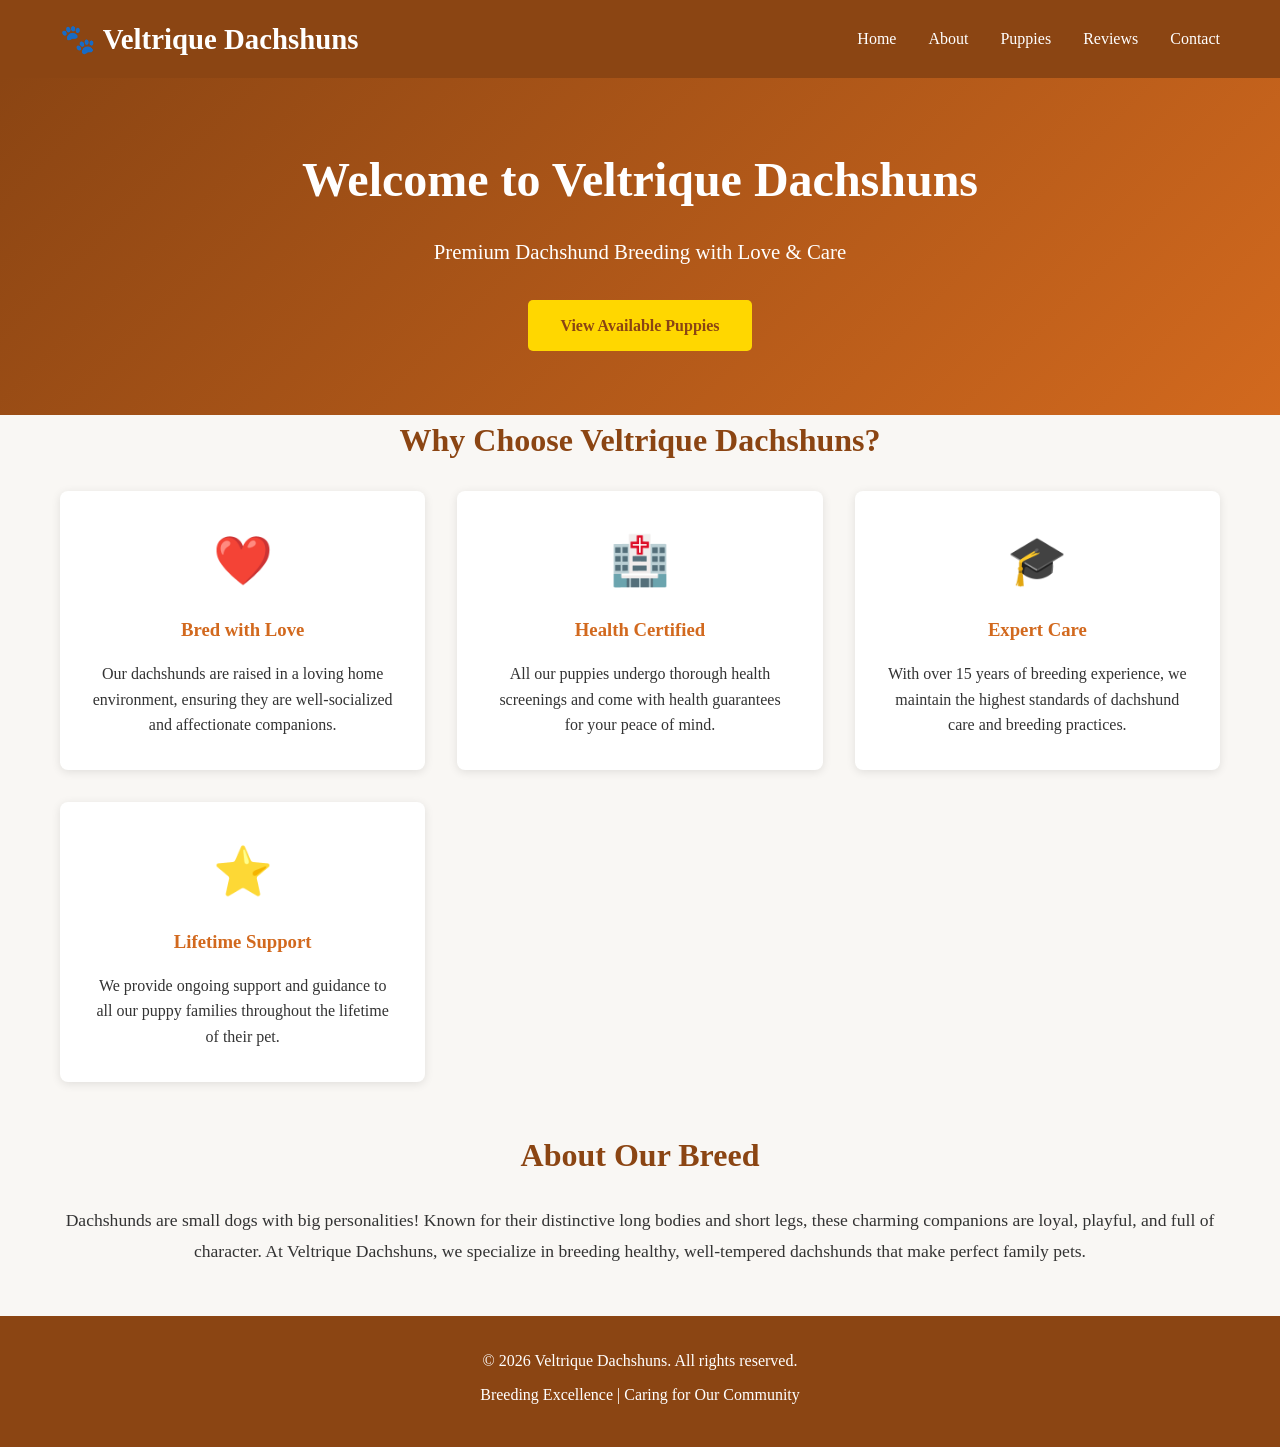
<file: index.html>
<!DOCTYPE html>
<html lang="en">
<head>
    <meta charset="UTF-8">
    <meta name="viewport" content="width=device-width, initial-scale=1.0">
    <title>Veltrique Dachshuns - Premium Dachshund Breeder</title>
    <style>
        * {
            margin: 0;
            padding: 0;
            box-sizing: border-box;
        }
        
        body {
            font-family: 'Georgia', serif;
            line-height: 1.6;
            color: #333;
            background-color: #f9f7f4;
        }
        
        header {
            background-color: #8b4513;
            color: white;
            padding: 1rem 0;
            box-shadow: 0 2px 5px rgba(0,0,0,0.1);
        }
        
        .header-container {
            max-width: 1200px;
            margin: 0 auto;
            padding: 0 20px;
            display: flex;
            justify-content: space-between;
            align-items: center;
        }
        
        .logo {
            font-size: 1.8rem;
            font-weight: bold;
        }
        
        nav ul {
            display: flex;
            list-style: none;
            gap: 2rem;
        }
        
        nav a {
            color: white;
            text-decoration: none;
            transition: color 0.3s;
        }
        
        nav a:hover {
            color: #ffd700;
        }
        
        .container {
            max-width: 1200px;
            margin: 0 auto;
            padding: 0 20px;
        }
        
        .hero {
            background: linear-gradient(135deg, #8b4513 0%, #d2691e 100%);
            color: white;
            padding: 4rem 0;
            text-align: center;
        }
        
        .hero h1 {
            font-size: 3rem;
            margin-bottom: 1rem;
        }
        
        .hero p {
            font-size: 1.3rem;
            margin-bottom: 2rem;
        }
        
        .cta-button {
            display: inline-block;
            background-color: #ffd700;
            color: #8b4513;
            padding: 0.8rem 2rem;
            text-decoration: none;
            border-radius: 5px;
            font-weight: bold;
            transition: background-color 0.3s;
        }
        
        .cta-button:hover {
            background-color: #ffed4e;
        }
        
        main {
            padding: 3rem 0;
        }
        
        .section {
            margin-bottom: 3rem;
        }
        
        .section h2 {
            color: #8b4513;
            font-size: 2rem;
            margin-bottom: 1.5rem;
            text-align: center;
        }
        
        .features {
            display: grid;
            grid-template-columns: repeat(auto-fit, minmax(280px, 1fr));
            gap: 2rem;
        }
        
        .feature-card {
            background: white;
            padding: 2rem;
            border-radius: 8px;
            box-shadow: 0 2px 10px rgba(0,0,0,0.1);
            text-align: center;
        }
        
        .feature-card h3 {
            color: #d2691e;
            margin-bottom: 1rem;
        }
        
        .feature-icon {
            font-size: 3rem;
            margin-bottom: 1rem;
        }
        
        footer {
            background-color: #8b4513;
            color: white;
            text-align: center;
            padding: 2rem 0;
            margin-top: 3rem;
        }
        
        footer p {
            margin-bottom: 0.5rem;
        }
    </style>
</head>
<body>
    <header>
        <div class="header-container">
            <div class="logo">🐾 Veltrique Dachshuns</div>
            <nav>
                <ul>
                    <li><a href="index.html">Home</a></li>
                    <li><a href="about.html">About</a></li>
                    <li><a href="puppies.html">Puppies</a></li>
                    <li><a href="reviews.html">Reviews</a></li>
                    <li><a href="contact.html">Contact</a></li>
                </ul>
            </nav>
        </div>
    </header>

    <section class="hero">
        <div class="container">
            <h1>Welcome to Veltrique Dachshuns</h1>
            <p>Premium Dachshund Breeding with Love & Care</p>
            <a href="puppies.html" class="cta-button">View Available Puppies</a>
        </div>
    </section>

    <main class="container">
        <section class="section">
            <h2>Why Choose Veltrique Dachshuns?</h2>
            <div class="features">
                <div class="feature-card">
                    <div class="feature-icon">❤️</div>
                    <h3>Bred with Love</h3>
                    <p>Our dachshunds are raised in a loving home environment, ensuring they are well-socialized and affectionate companions.</p>
                </div>
                <div class="feature-card">
                    <div class="feature-icon">🏥</div>
                    <h3>Health Certified</h3>
                    <p>All our puppies undergo thorough health screenings and come with health guarantees for your peace of mind.</p>
                </div>
                <div class="feature-card">
                    <div class="feature-icon">🎓</div>
                    <h3>Expert Care</h3>
                    <p>With over 15 years of breeding experience, we maintain the highest standards of dachshund care and breeding practices.</p>
                </div>
                <div class="feature-card">
                    <div class="feature-icon">⭐</div>
                    <h3>Lifetime Support</h3>
                    <p>We provide ongoing support and guidance to all our puppy families throughout the lifetime of their pet.</p>
                </div>
            </div>
        </section>

        <section class="section">
            <h2>About Our Breed</h2>
            <p style="text-align: center; font-size: 1.1rem; line-height: 1.8;">
                Dachshunds are small dogs with big personalities! Known for their distinctive long bodies and short legs, these charming companions are loyal, playful, and full of character. At Veltrique Dachshuns, we specialize in breeding healthy, well-tempered dachshunds that make perfect family pets.
            </p>
        </section>
    </main>

    <footer>
        <p>&copy; 2026 Veltrique Dachshuns. All rights reserved.</p>
        <p>Breeding Excellence | Caring for Our Community</p>
    </footer>
</body>
</html>
</file>
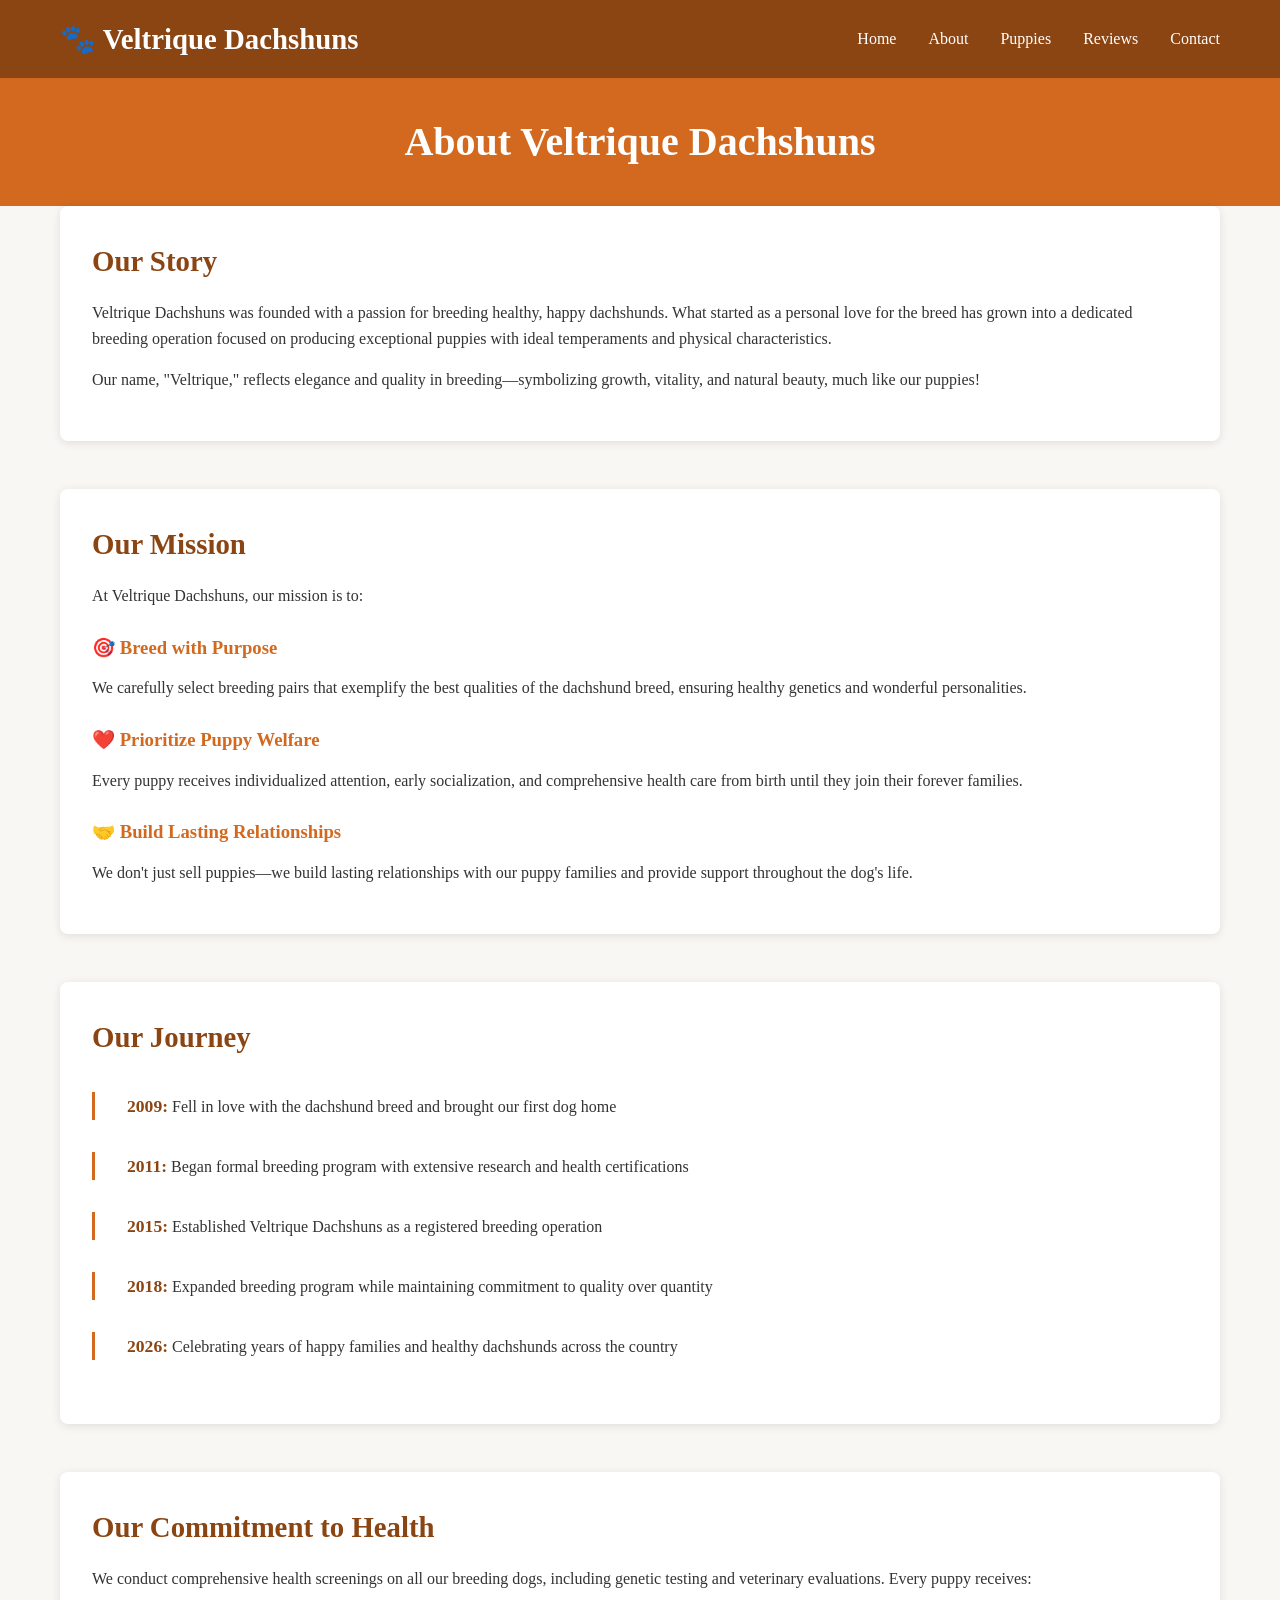
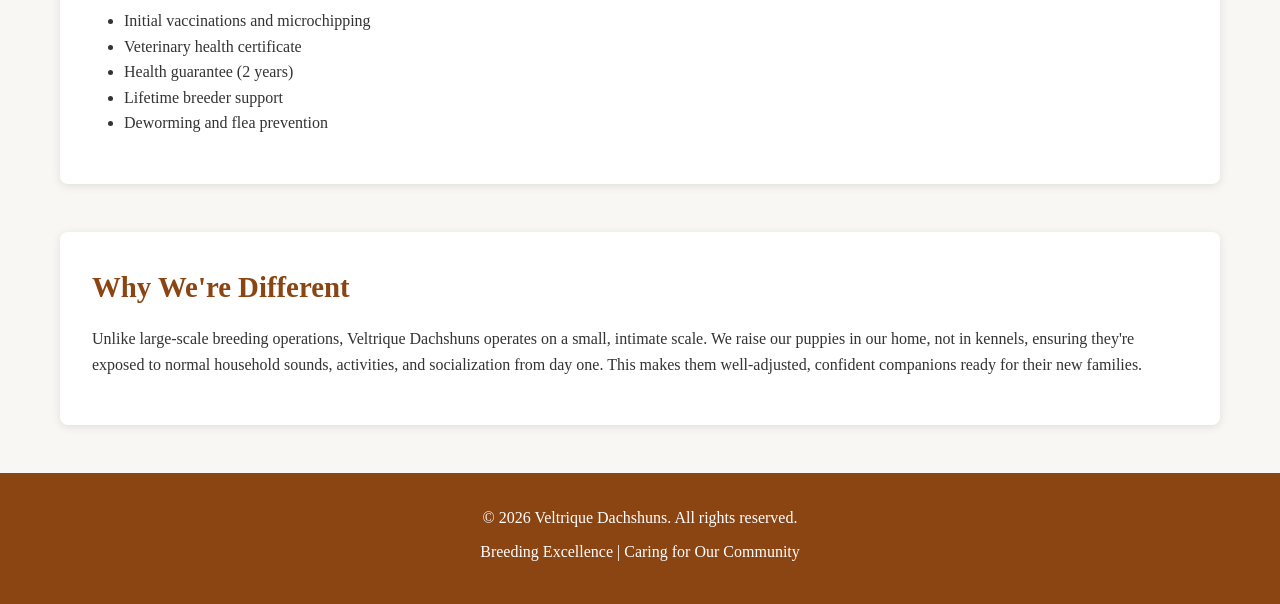
<file: about.html>
<!DOCTYPE html>
<html lang="en">
<head>
    <meta charset="UTF-8">
    <meta name="viewport" content="width=device-width, initial-scale=1.0">
    <title>About Us - Veltrique Dachshuns</title>
    <style>
        * {
            margin: 0;
            padding: 0;
            box-sizing: border-box;
        }
        
        body {
            font-family: 'Georgia', serif;
            line-height: 1.6;
            color: #333;
            background-color: #f9f7f4;
        }
        
        header {
            background-color: #8b4513;
            color: white;
            padding: 1rem 0;
            box-shadow: 0 2px 5px rgba(0,0,0,0.1);
        }
        
        .header-container {
            max-width: 1200px;
            margin: 0 auto;
            padding: 0 20px;
            display: flex;
            justify-content: space-between;
            align-items: center;
        }
        
        .logo {
            font-size: 1.8rem;
            font-weight: bold;
        }
        
        nav ul {
            display: flex;
            list-style: none;
            gap: 2rem;
        }
        
        nav a {
            color: white;
            text-decoration: none;
            transition: color 0.3s;
        }
        
        nav a:hover {
            color: #ffd700;
        }
        
        .container {
            max-width: 1200px;
            margin: 0 auto;
            padding: 0 20px;
        }
        
        .page-title {
            background-color: #d2691e;
            color: white;
            padding: 2rem 0;
            text-align: center;
        }
        
        .page-title h1 {
            font-size: 2.5rem;
        }
        
        main {
            padding: 3rem 0;
        }
        
        .section {
            margin-bottom: 3rem;
            background: white;
            padding: 2rem;
            border-radius: 8px;
            box-shadow: 0 2px 10px rgba(0,0,0,0.1);
        }
        
        h2 {
            color: #8b4513;
            font-size: 1.8rem;
            margin-bottom: 1rem;
        }
        
        h3 {
            color: #d2691e;
            margin-top: 1.5rem;
            margin-bottom: 0.8rem;
        }
        
        p {
            margin-bottom: 1rem;
        }
        
        .timeline {
            margin: 2rem 0;
        }
        
        .timeline-item {
            margin-bottom: 2rem;
            padding-left: 2rem;
            border-left: 3px solid #d2691e;
        }
        
        .timeline-item strong {
            color: #8b4513;
            font-size: 1.1rem;
        }
        
        footer {
            background-color: #8b4513;
            color: white;
            text-align: center;
            padding: 2rem 0;
            margin-top: 3rem;
        }
        
        footer p {
            margin-bottom: 0.5rem;
        }
    </style>
</head>
<body>
    <header>
        <div class="header-container">
            <div class="logo">🐾 Veltrique Dachshuns</div>
            <nav>
                <ul>
                    <li><a href="index.html">Home</a></li>
                    <li><a href="about.html">About</a></li>
                    <li><a href="puppies.html">Puppies</a></li>
                    <li><a href="reviews.html">Reviews</a></li>
                    <li><a href="contact.html">Contact</a></li>
                </ul>
            </nav>
        </div>
    </header>

    <section class="page-title">
        <div class="container">
            <h1>About Veltrique Dachshuns</h1>
        </div>
    </section>

    <main class="container">
        <section class="section">
            <h2>Our Story</h2>
            <p>
                Veltrique Dachshuns was founded with a passion for breeding healthy, happy dachshunds. What started as a personal love for the breed has grown into a dedicated breeding operation focused on producing exceptional puppies with ideal temperaments and physical characteristics.
            </p>
            <p>
                Our name, "Veltrique," reflects elegance and quality in breeding—symbolizing growth, vitality, and natural beauty, much like our puppies!
            </p>
        </section>

        <section class="section">
            <h2>Our Mission</h2>
            <p>
                At Veltrique Dachshuns, our mission is to:
            </p>
            <h3>🎯 Breed with Purpose</h3>
            <p>We carefully select breeding pairs that exemplify the best qualities of the dachshund breed, ensuring healthy genetics and wonderful personalities.</p>
            
            <h3>❤️ Prioritize Puppy Welfare</h3>
            <p>Every puppy receives individualized attention, early socialization, and comprehensive health care from birth until they join their forever families.</p>
            
            <h3>🤝 Build Lasting Relationships</h3>
            <p>We don't just sell puppies—we build lasting relationships with our puppy families and provide support throughout the dog's life.</p>
        </section>

        <section class="section">
            <h2>Our Journey</h2>
            <div class="timeline">
                <div class="timeline-item">
                    <strong>2009:</strong> Fell in love with the dachshund breed and brought our first dog home
                </div>
                <div class="timeline-item">
                    <strong>2011:</strong> Began formal breeding program with extensive research and health certifications
                </div>
                <div class="timeline-item">
                    <strong>2015:</strong> Established Veltrique Dachshuns as a registered breeding operation
                </div>
                <div class="timeline-item">
                    <strong>2018:</strong> Expanded breeding program while maintaining commitment to quality over quantity
                </div>
                <div class="timeline-item">
                    <strong>2026:</strong> Celebrating years of happy families and healthy dachshunds across the country
                </div>
            </div>
        </section>

        <section class="section">
            <h2>Our Commitment to Health</h2>
            <p>
                We conduct comprehensive health screenings on all our breeding dogs, including genetic testing and veterinary evaluations. Every puppy receives:
            </p>
            <ul style="margin-left: 2rem; margin-bottom: 1rem;">
                <li>Initial vaccinations and microchipping</li>
                <li>Veterinary health certificate</li>
                <li>Health guarantee (2 years)</li>
                <li>Lifetime breeder support</li>
                <li>Deworming and flea prevention</li>
            </ul>
        </section>

        <section class="section">
            <h2>Why We're Different</h2>
            <p>
                Unlike large-scale breeding operations, Veltrique Dachshuns operates on a small, intimate scale. We raise our puppies in our home, not in kennels, ensuring they're exposed to normal household sounds, activities, and socialization from day one. This makes them well-adjusted, confident companions ready for their new families.
            </p>
        </section>
    </main>

    <footer>
        <p>&copy; 2026 Veltrique Dachshuns. All rights reserved.</p>
        <p>Breeding Excellence | Caring for Our Community</p>
    </footer>
</body>
</html>
</file>
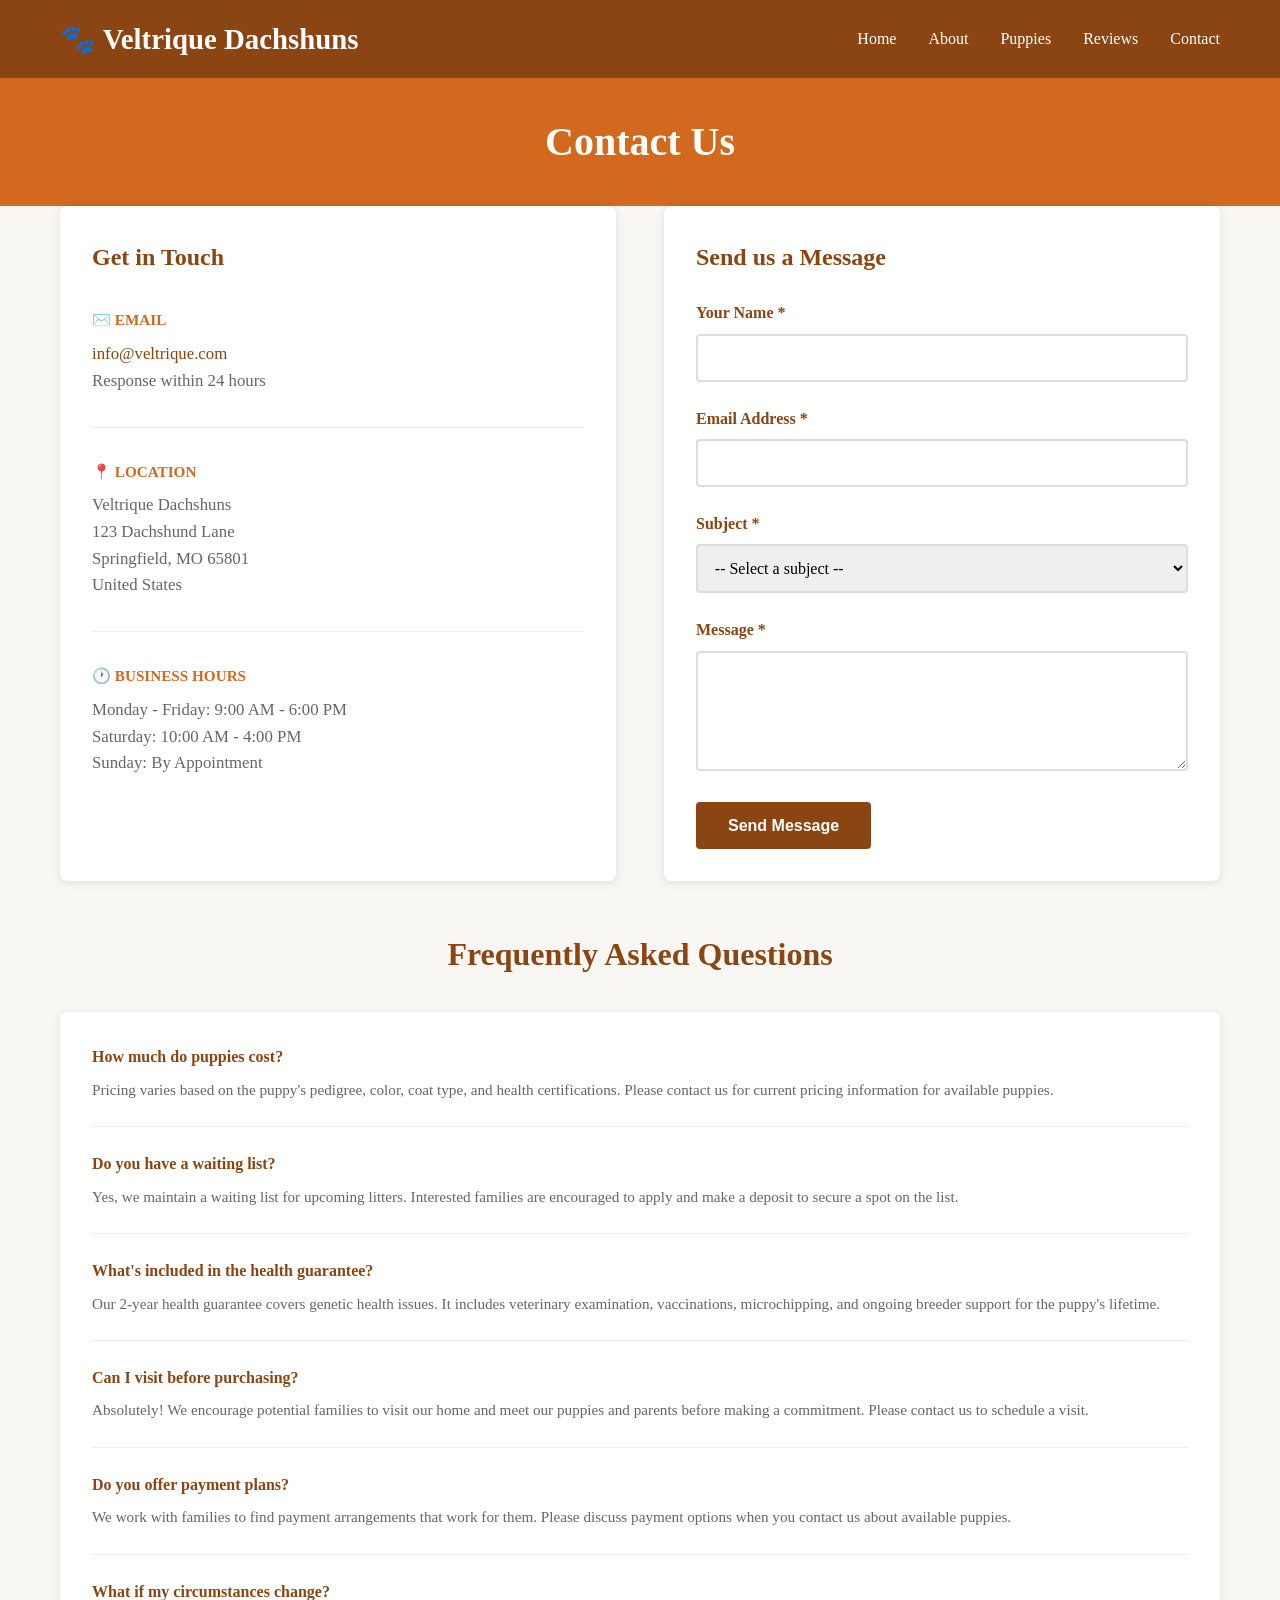
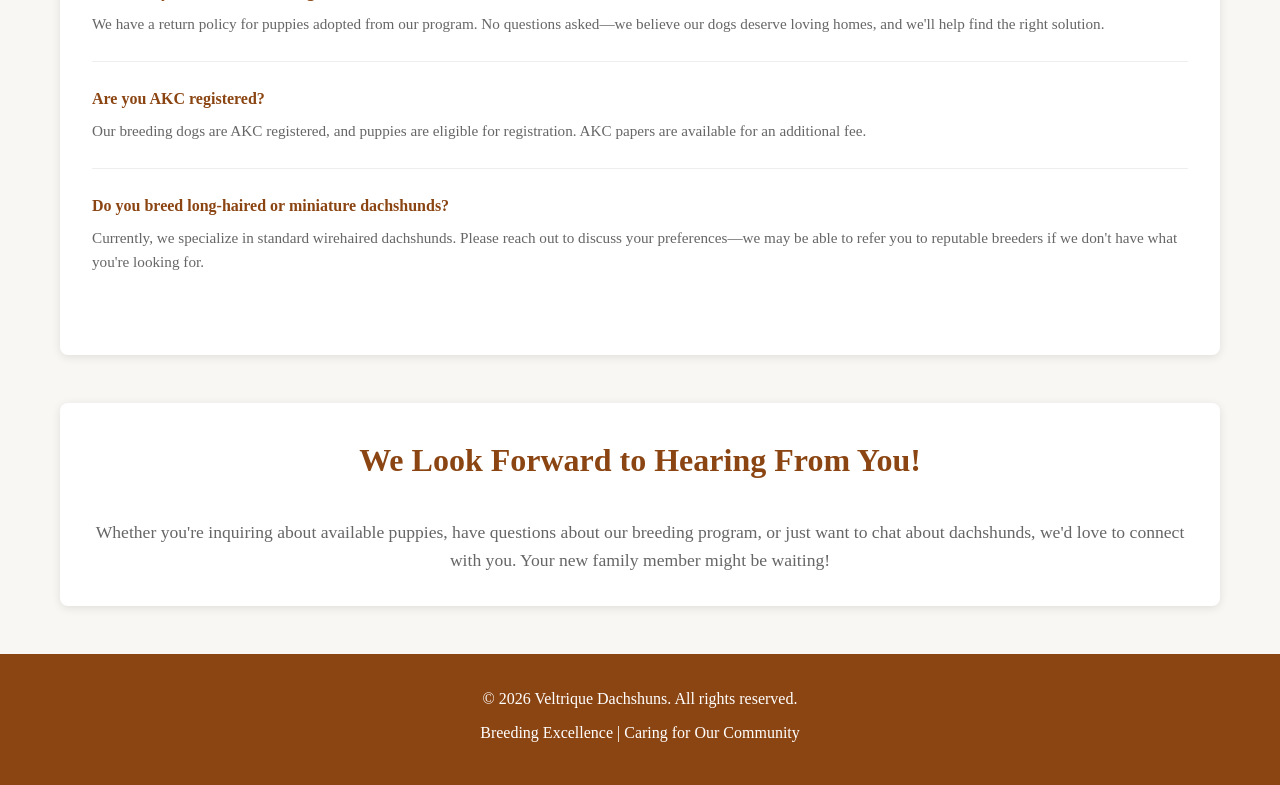
<file: contact.html>
<!DOCTYPE html>
<html lang="en">
<head>
    <meta charset="UTF-8">
    <meta name="viewport" content="width=device-width, initial-scale=1.0">
    <title>Contact Us - Veltrique Dachshuns</title>
    <style>
        * {
            margin: 0;
            padding: 0;
            box-sizing: border-box;
        }
        
        body {
            font-family: 'Georgia', serif;
            line-height: 1.6;
            color: #333;
            background-color: #f9f7f4;
        }
        
        header {
            background-color: #8b4513;
            color: white;
            padding: 1rem 0;
            box-shadow: 0 2px 5px rgba(0,0,0,0.1);
        }
        
        .header-container {
            max-width: 1200px;
            margin: 0 auto;
            padding: 0 20px;
            display: flex;
            justify-content: space-between;
            align-items: center;
        }
        
        .logo {
            font-size: 1.8rem;
            font-weight: bold;
        }
        
        nav ul {
            display: flex;
            list-style: none;
            gap: 2rem;
        }
        
        nav a {
            color: white;
            text-decoration: none;
            transition: color 0.3s;
        }
        
        nav a:hover {
            color: #ffd700;
        }
        
        .container {
            max-width: 1200px;
            margin: 0 auto;
            padding: 0 20px;
        }
        
        .page-title {
            background-color: #d2691e;
            color: white;
            padding: 2rem 0;
            text-align: center;
        }
        
        .page-title h1 {
            font-size: 2.5rem;
        }
        
        main {
            padding: 3rem 0;
        }
        
        .contact-grid {
            display: grid;
            grid-template-columns: 1fr 1fr;
            gap: 3rem;
            margin-bottom: 3rem;
        }
        
        .contact-info {
            background: white;
            padding: 2rem;
            border-radius: 8px;
            box-shadow: 0 2px 10px rgba(0,0,0,0.1);
        }
        
        .contact-info h2 {
            color: #8b4513;
            font-size: 1.5rem;
            margin-bottom: 2rem;
        }
        
        .info-item {
            margin-bottom: 2rem;
            padding-bottom: 2rem;
            border-bottom: 1px solid #eee;
        }
        
        .info-item:last-child {
            border-bottom: none;
            margin-bottom: 0;
            padding-bottom: 0;
        }
        
        .info-label {
            color: #d2691e;
            font-weight: bold;
            font-size: 0.95rem;
            text-transform: uppercase;
            margin-bottom: 0.5rem;
        }
        
        .info-content {
            color: #666;
            font-size: 1.05rem;
        }
        
        .info-content a {
            color: #8b4513;
            text-decoration: none;
        }
        
        .info-content a:hover {
            text-decoration: underline;
        }
        
        .contact-form {
            background: white;
            padding: 2rem;
            border-radius: 8px;
            box-shadow: 0 2px 10px rgba(0,0,0,0.1);
        }
        
        .contact-form h2 {
            color: #8b4513;
            font-size: 1.5rem;
            margin-bottom: 1.5rem;
        }
        
        .form-group {
            margin-bottom: 1.5rem;
        }
        
        label {
            display: block;
            color: #8b4513;
            font-weight: bold;
            margin-bottom: 0.5rem;
        }
        
        input, textarea, select {
            width: 100%;
            padding: 0.8rem;
            border: 2px solid #ddd;
            border-radius: 4px;
            font-family: 'Georgia', serif;
            font-size: 1rem;
            transition: border-color 0.3s;
        }
        
        input:focus, textarea:focus, select:focus {
            outline: none;
            border-color: #d2691e;
        }
        
        textarea {
            resize: vertical;
            min-height: 120px;
        }
        
        button {
            background-color: #8b4513;
            color: white;
            padding: 0.9rem 2rem;
            border: none;
            border-radius: 4px;
            font-size: 1rem;
            font-weight: bold;
            cursor: pointer;
            transition: background-color 0.3s;
        }
        
        button:hover {
            background-color: #d2691e;
        }
        
        @media (max-width: 768px) {
            .contact-grid {
                grid-template-columns: 1fr;
            }
        }
        
        .section {
            margin-bottom: 3rem;
        }
        
        .section h2 {
            color: #8b4513;
            font-size: 2rem;
            margin-bottom: 2rem;
            text-align: center;
        }
        
        .faq {
            background: white;
            padding: 2rem;
            border-radius: 8px;
            box-shadow: 0 2px 10px rgba(0,0,0,0.1);
        }
        
        .faq-item {
            margin-bottom: 1.5rem;
            padding-bottom: 1.5rem;
            border-bottom: 1px solid #eee;
        }
        
        .faq-item:last-child {
            border-bottom: none;
        }
        
        .faq-question {
            color: #8b4513;
            font-weight: bold;
            margin-bottom: 0.5rem;
        }
        
        .faq-answer {
            color: #666;
            font-size: 0.95rem;
        }
        
        footer {
            background-color: #8b4513;
            color: white;
            text-align: center;
            padding: 2rem 0;
            margin-top: 3rem;
        }
        
        footer p {
            margin-bottom: 0.5rem;
        }
    </style>
</head>
<body>
    <header>
        <div class="header-container">
            <div class="logo">🐾 Veltrique Dachshuns</div>
            <nav>
                <ul>
                    <li><a href="index.html">Home</a></li>
                    <li><a href="about.html">About</a></li>
                    <li><a href="puppies.html">Puppies</a></li>
                    <li><a href="reviews.html">Reviews</a></li>
                    <li><a href="contact.html">Contact</a></li>
                </ul>
            </nav>
        </div>
    </header>

    <section class="page-title">
        <div class="container">
            <h1>Contact Us</h1>
        </div>
    </section>

    <main class="container">
        <section class="contact-grid">
            <div class="contact-info">
                <h2>Get in Touch</h2>
                
                <div class="info-item">
                    <div class="info-label">✉️ Email</div>
                    <div class="info-content">
                        <a href="mailto:info@veltrique.com">info@veltrique.com</a><br>
                        Response within 24 hours
                    </div>
                </div>

                <div class="info-item">
                    <div class="info-label">📍 Location</div>
                    <div class="info-content">
                        Veltrique Dachshuns<br>
                        123 Dachshund Lane<br>
                        Springfield, MO 65801<br>
                        United States
                    </div>
                </div>

                <div class="info-item">
                    <div class="info-label">🕐 Business Hours</div>
                    <div class="info-content">
                        Monday - Friday: 9:00 AM - 6:00 PM<br>
                        Saturday: 10:00 AM - 4:00 PM<br>
                        Sunday: By Appointment
                    </div>
                </div>
            </div>

            <div class="contact-form">
                <h2>Send us a Message</h2>
                <form>
                    <div class="form-group">
                        <label for="name">Your Name *</label>
                        <input type="text" id="name" name="name" required>
                    </div>

                    <div class="form-group">
                        <label for="email">Email Address *</label>
                        <input type="email" id="email" name="email" required>
                    </div>

                    <div class="form-group">
                        <label for="subject">Subject *</label>
                        <select id="subject" name="subject" required>
                            <option value="">-- Select a subject --</option>
                            <option value="inquiry">Puppy Inquiry</option>
                            <option value="question">General Question</option>
                            <option value="application">Adoption Application</option>
                            <option value="breeding">Breeding Rights</option>
                            <option value="other">Other</option>
                        </select>
                    </div>

                    <div class="form-group">
                        <label for="message">Message *</label>
                        <textarea id="message" name="message" required></textarea>
                    </div>

                    <button type="submit">Send Message</button>
                </form>
            </div>
        </section>

        <section class="section">
            <h2>Frequently Asked Questions</h2>
            <div class="faq">
                <div class="faq-item">
                    <div class="faq-question">How much do puppies cost?</div>
                    <div class="faq-answer">
                        Pricing varies based on the puppy's pedigree, color, coat type, and health certifications. Please contact us for current pricing information for available puppies.
                    </div>
                </div>

                <div class="faq-item">
                    <div class="faq-question">Do you have a waiting list?</div>
                    <div class="faq-answer">
                        Yes, we maintain a waiting list for upcoming litters. Interested families are encouraged to apply and make a deposit to secure a spot on the list.
                    </div>
                </div>

                <div class="faq-item">
                    <div class="faq-question">What's included in the health guarantee?</div>
                    <div class="faq-answer">
                        Our 2-year health guarantee covers genetic health issues. It includes veterinary examination, vaccinations, microchipping, and ongoing breeder support for the puppy's lifetime.
                    </div>
                </div>

                <div class="faq-item">
                    <div class="faq-question">Can I visit before purchasing?</div>
                    <div class="faq-answer">
                        Absolutely! We encourage potential families to visit our home and meet our puppies and parents before making a commitment. Please contact us to schedule a visit.
                    </div>
                </div>

                <div class="faq-item">
                    <div class="faq-question">Do you offer payment plans?</div>
                    <div class="faq-answer">
                        We work with families to find payment arrangements that work for them. Please discuss payment options when you contact us about available puppies.
                    </div>
                </div>

                <div class="faq-item">
                    <div class="faq-question">What if my circumstances change?</div>
                    <div class="faq-answer">
                        We have a return policy for puppies adopted from our program. No questions asked—we believe our dogs deserve loving homes, and we'll help find the right solution.
                    </div>
                </div>

                <div class="faq-item">
                    <div class="faq-question">Are you AKC registered?</div>
                    <div class="faq-answer">
                        Our breeding dogs are AKC registered, and puppies are eligible for registration. AKC papers are available for an additional fee.
                    </div>
                </div>

                <div class="faq-item">
                    <div class="faq-question">Do you breed long-haired or miniature dachshunds?</div>
                    <div class="faq-answer">
                        Currently, we specialize in standard wirehaired dachshunds. Please reach out to discuss your preferences—we may be able to refer you to reputable breeders if we don't have what you're looking for.
                    </div>
                </div>
            </div>
        </section>

        <section class="section" style="text-align: center; background: white; padding: 2rem; border-radius: 8px; box-shadow: 0 2px 10px rgba(0,0,0,0.1);">
            <h2>We Look Forward to Hearing From You!</h2>
            <p style="font-size: 1.1rem; color: #666;">
                Whether you're inquiring about available puppies, have questions about our breeding program, or just want to chat about dachshunds, we'd love to connect with you. Your new family member might be waiting!
            </p>
        </section>
    </main>

    <footer>
        <p>&copy; 2026 Veltrique Dachshuns. All rights reserved.</p>
        <p>Breeding Excellence | Caring for Our Community</p>
    </footer>
</body>
</html>
</file>
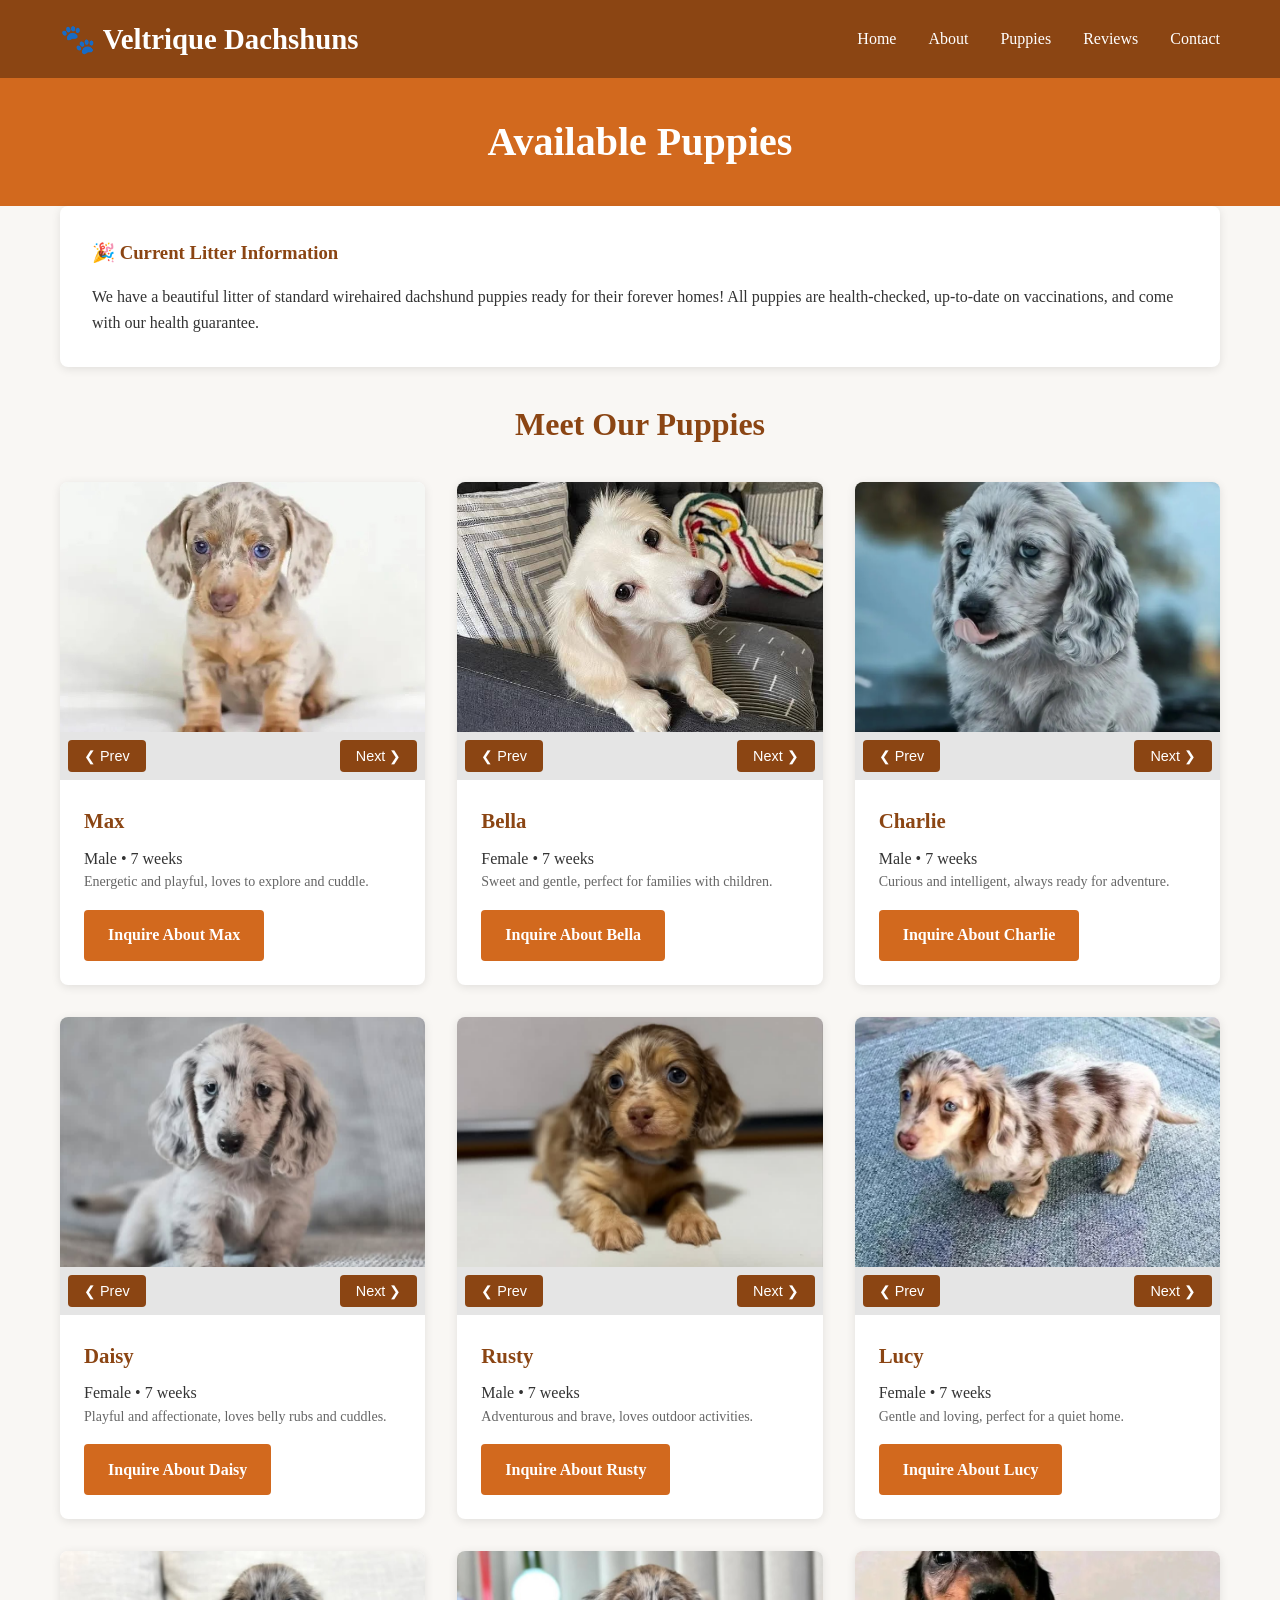
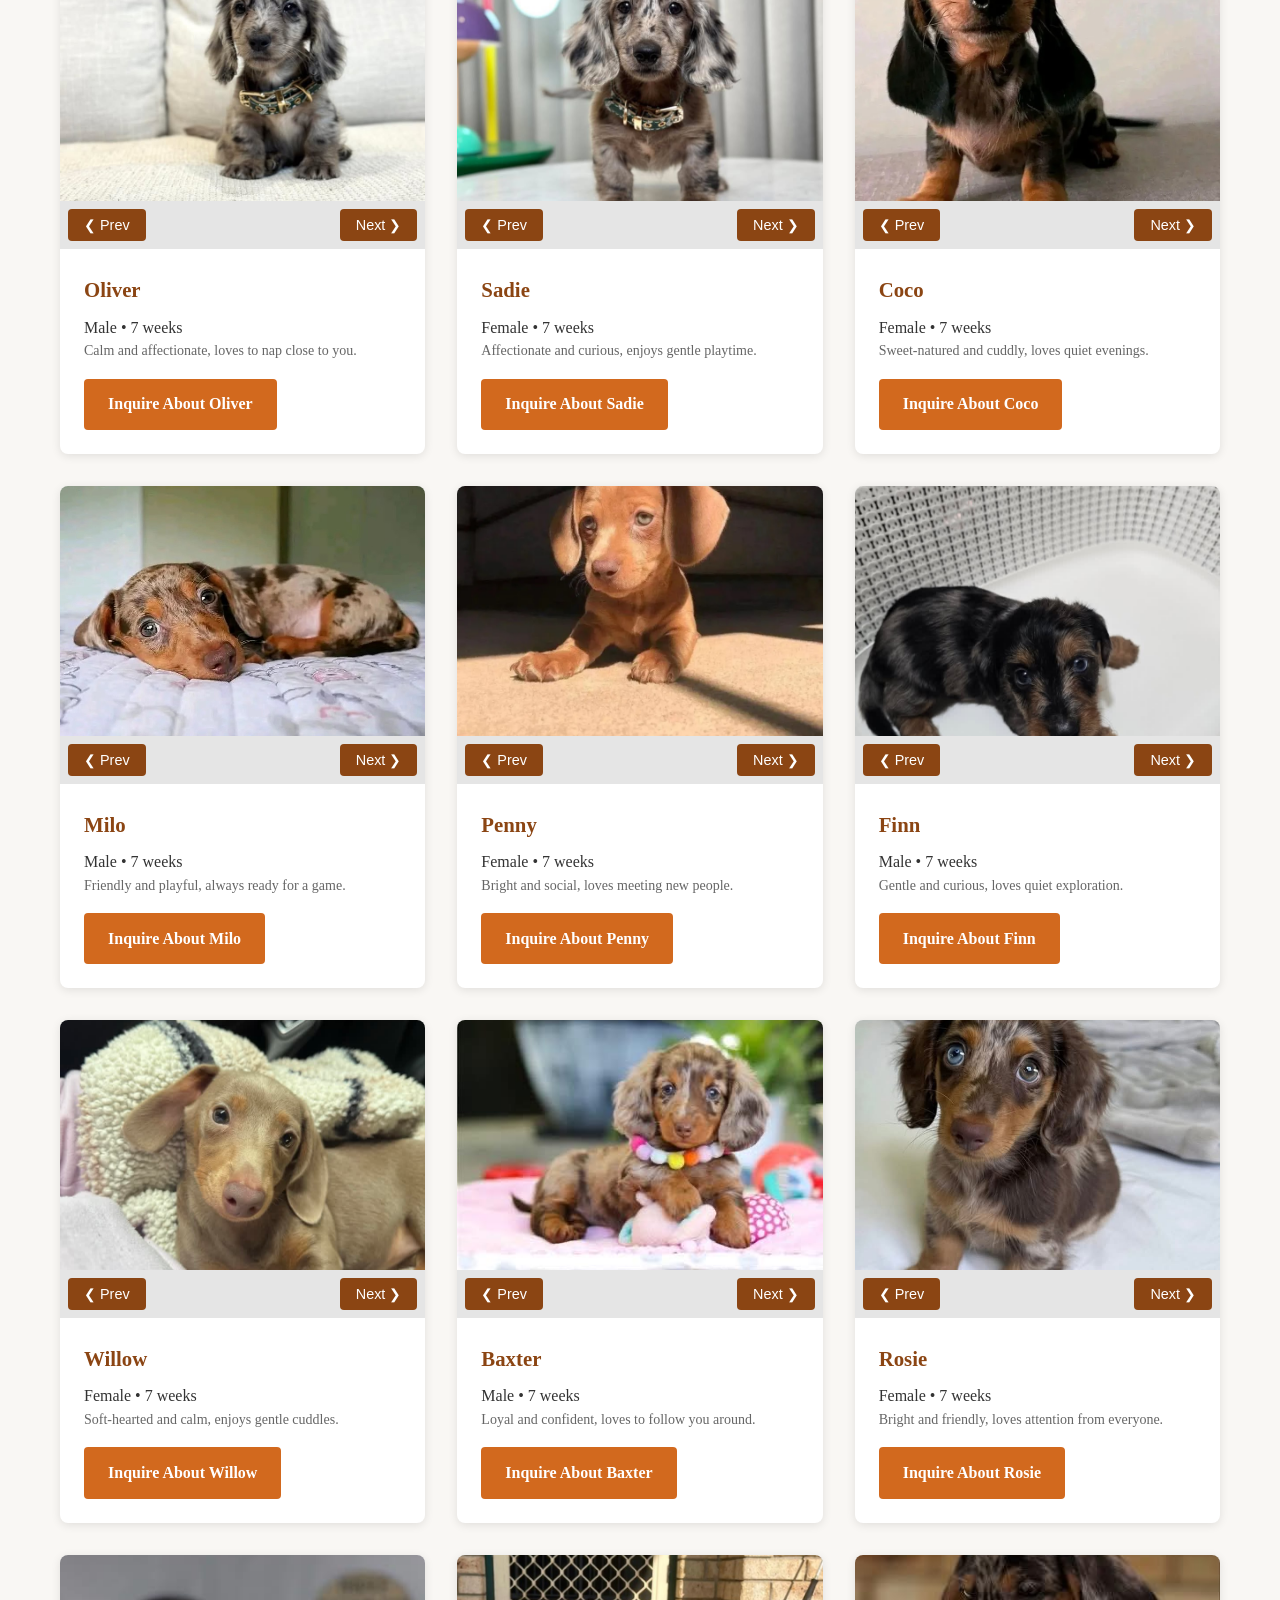
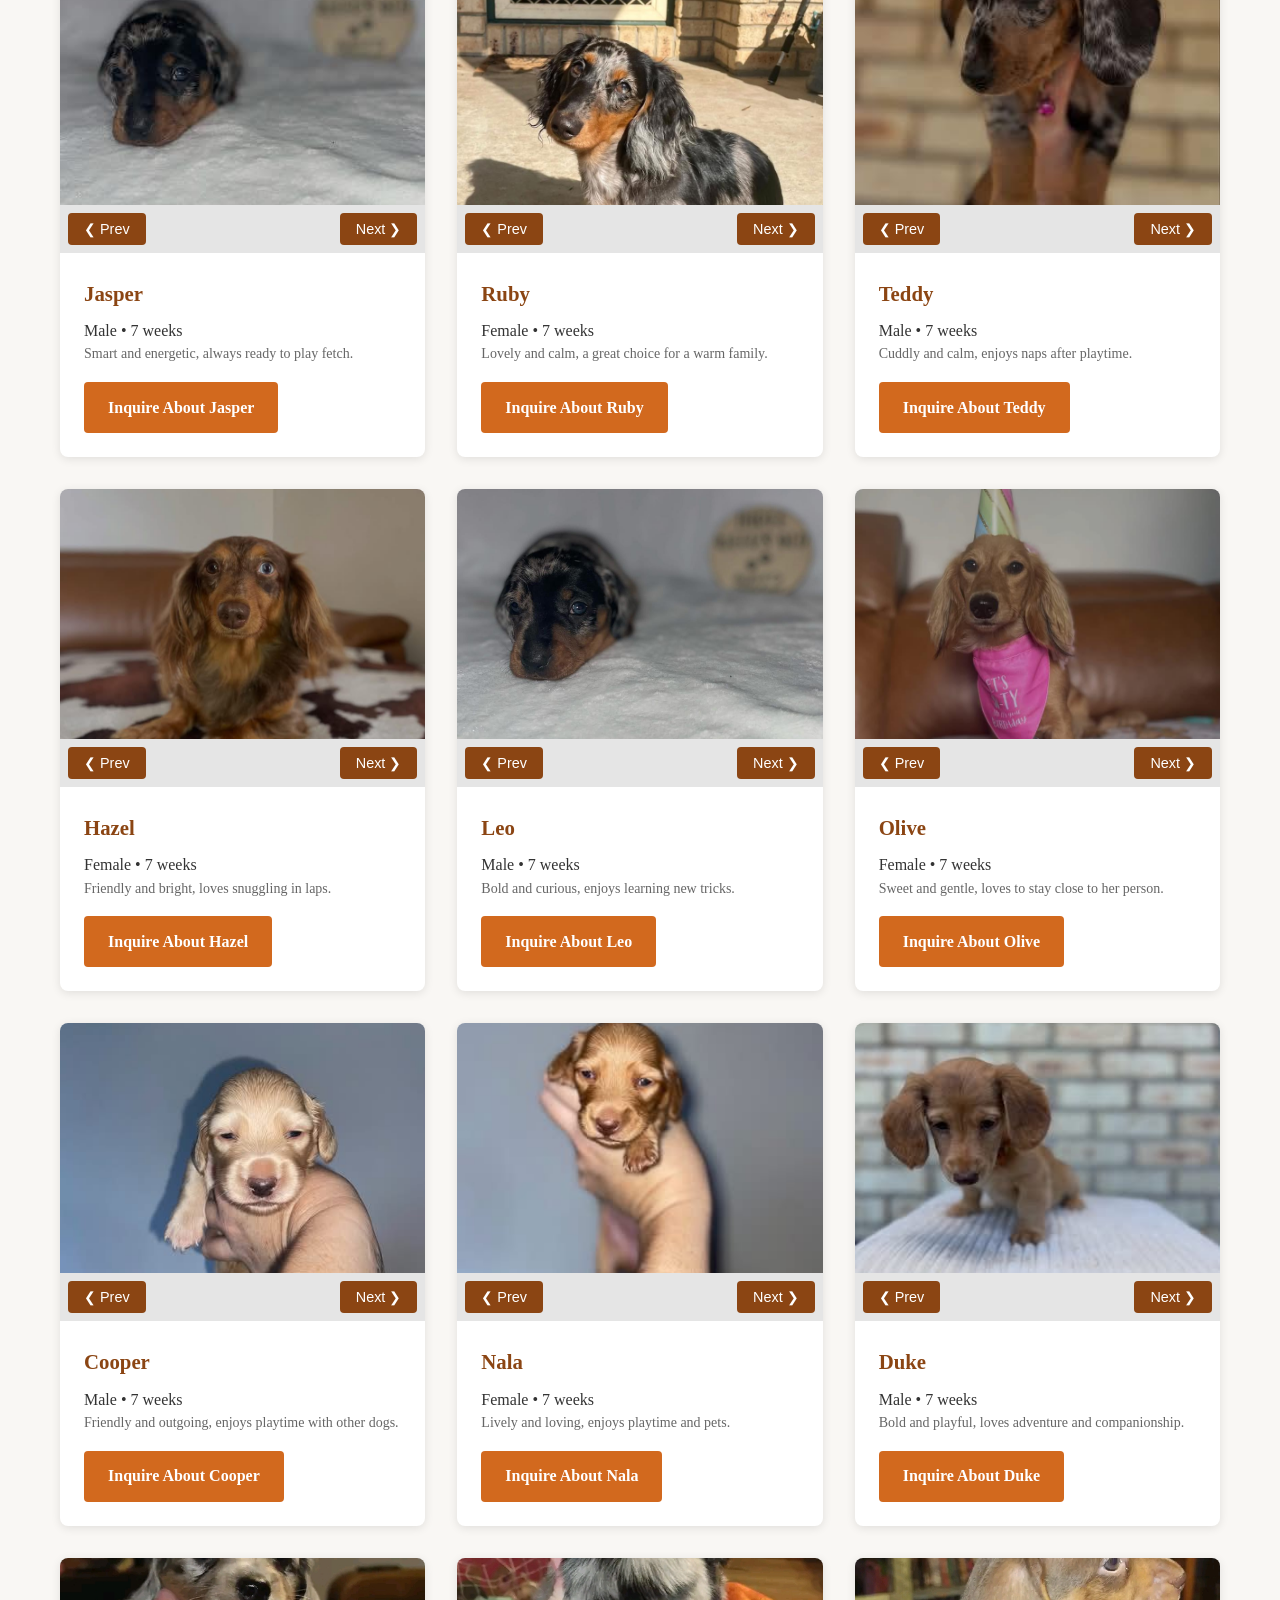
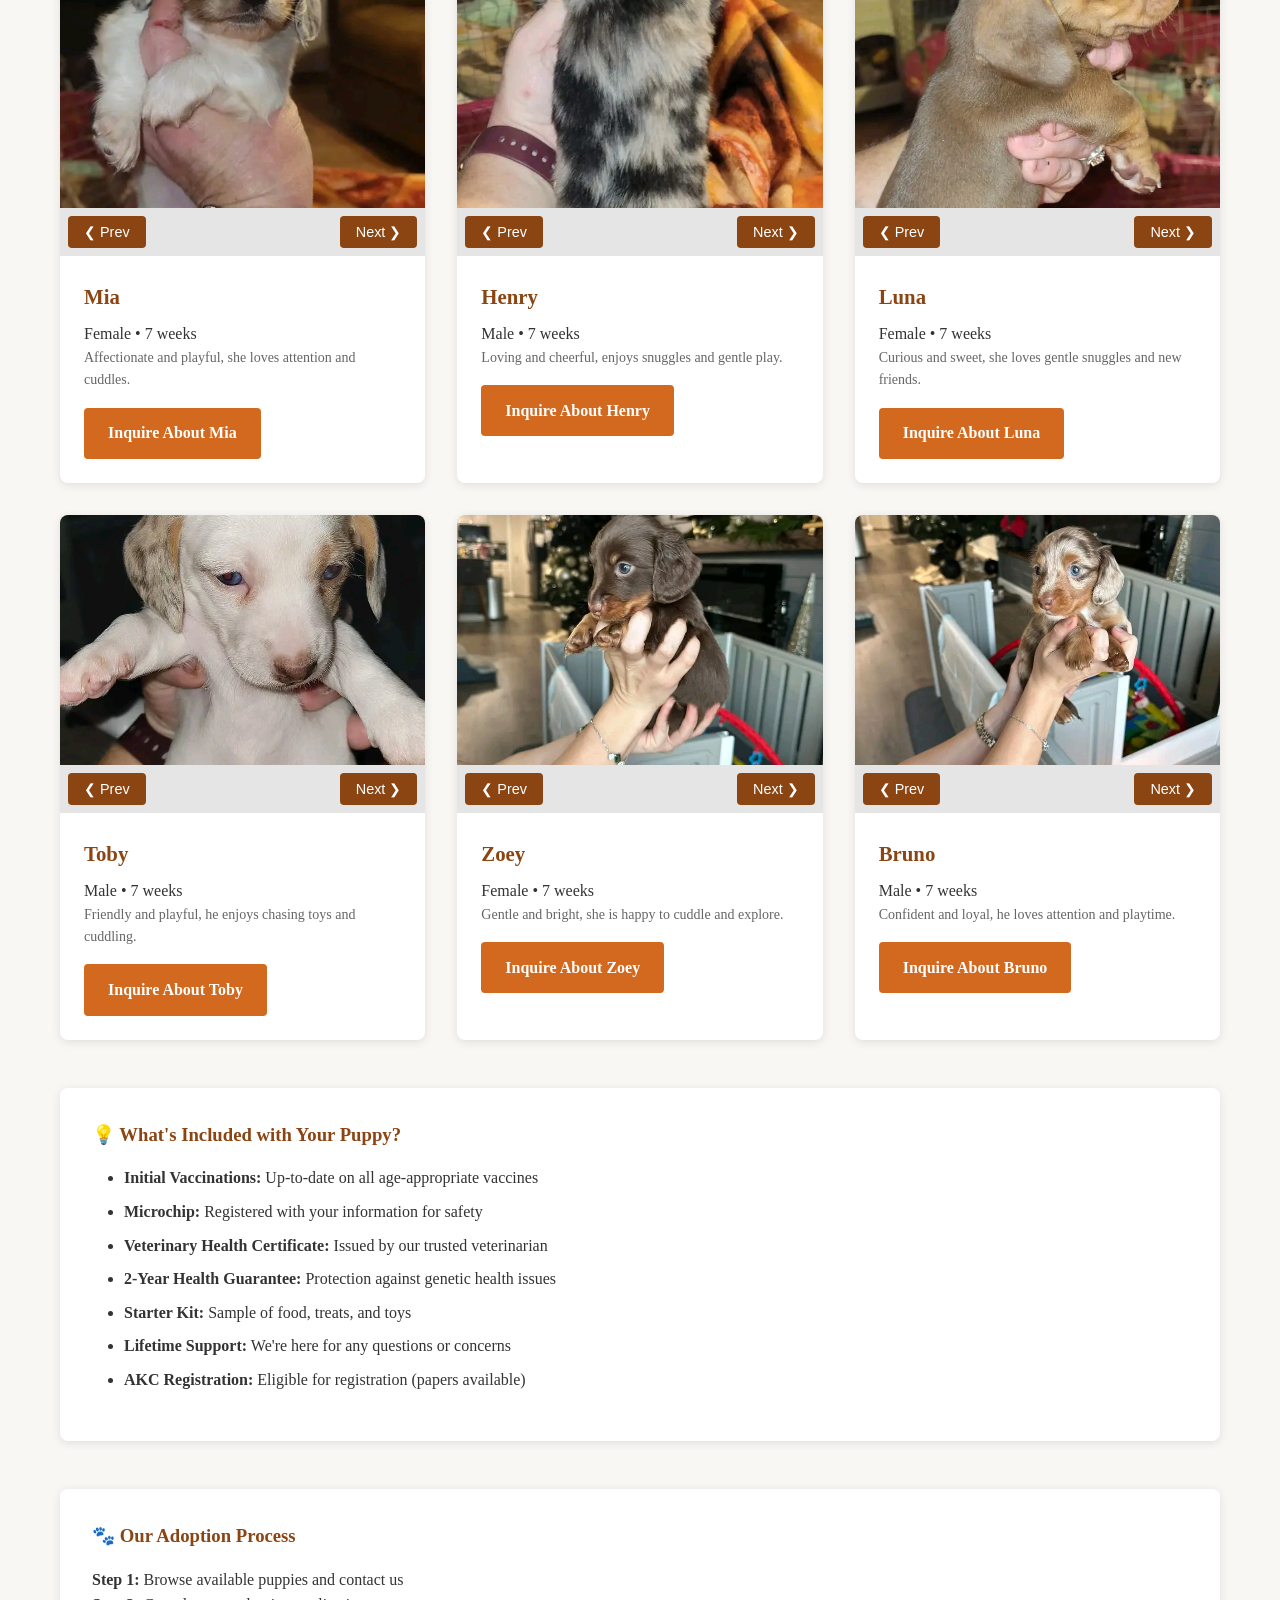
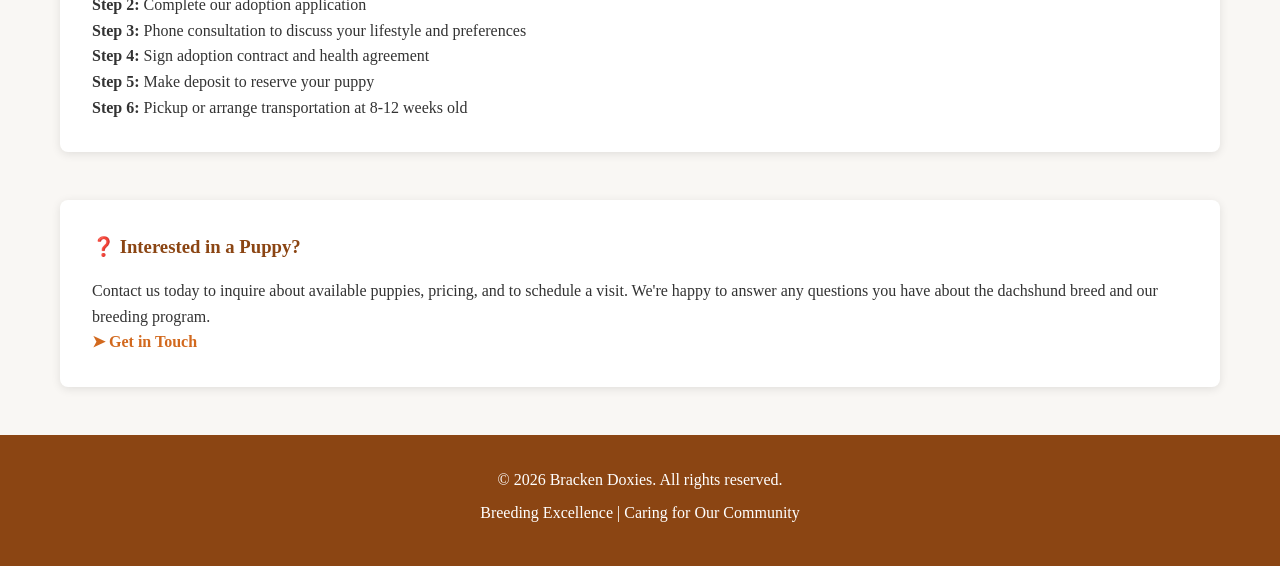
<file: puppies.html>
<!DOCTYPE html>
<html lang="en">
<head>
    <meta charset="UTF-8">
    <meta name="viewport" content="width=device-width, initial-scale=1.0">
    <title>Available Puppies - Veltrique Dachshuns</title>
    <style>
        * {
            margin: 0;
            padding: 0;
            box-sizing: border-box;
        }
        
        body {
            font-family: 'Georgia', serif;
            line-height: 1.6;
            color: #333;
            background-color: #f9f7f4;
        }
        
        header {
            background-color: #8b4513;
            color: white;
            padding: 1rem 0;
            box-shadow: 0 2px 5px rgba(0,0,0,0.1);
        }
        
        .header-container {
            max-width: 1200px;
            margin: 0 auto;
            padding: 0 20px;
            display: flex;
            justify-content: space-between;
            align-items: center;
        }
        
        .logo {
            font-size: 1.8rem;
            font-weight: bold;
        }
        
        nav ul {
            display: flex;
            list-style: none;
            gap: 2rem;
        }
        
        nav a {
            color: white;
            text-decoration: none;
            transition: color 0.3s;
        }
        
        nav a:hover {
            color: #ffd700;
        }
        
        .container {
            max-width: 1200px;
            margin: 0 auto;
            padding: 0 20px;
        }
        
        .page-title {
            background-color: #d2691e;
            color: white;
            padding: 2rem 0;
            text-align: center;
        }
        
        .page-title h1 {
            font-size: 2.5rem;
        }
        
        main {
            padding: 3rem 0;
        }
        
        .section {
            margin-bottom: 3rem;
        }
        
        .section h2 {
            color: #8b4513;
            font-size: 2rem;
            margin-bottom: 2rem;
            text-align: center;
        }
        
        .puppies-grid {
            display: grid;
            grid-template-columns: repeat(auto-fit, minmax(300px, 1fr));
            gap: 2rem;
            margin-bottom: 2rem;
        }
        
        .puppy-card {
            background: white;
            border-radius: 8px;
            overflow: hidden;
            box-shadow: 0 2px 10px rgba(0,0,0,0.1);
            transition: transform 0.3s;
        }
        
        .puppy-card:hover {
            transform: translateY(-5px);
        }
        
        .carousel {
            position: relative;
            width: 100%;
            height: 250px;
            overflow: hidden;
        }
        
        .carousel img {
            width: 100%;
            height: 100%;
            object-fit: cover;
            display: none;
        }
        
        .carousel img.active {
            display: block;
        }
        
        .carousel-controls {
            display: flex;
            justify-content: space-between;
            padding: 0.5rem;
            background-color: rgba(0,0,0,0.1);
        }
        
        .carousel-controls button {
            background-color: #8b4513;
            color: white;
            border: none;
            padding: 0.5rem 1rem;
            cursor: pointer;
            border-radius: 4px;
            font-size: 0.9rem;
        }
        
        .carousel-controls button:hover {
            background-color: #d2691e;
        }
        
        .puppy-actions {
            margin-top: 1rem;
        }
        
        .btn {
            display: inline-block;
            padding: 0.8rem 1.5rem;
            text-decoration: none;
            border-radius: 4px;
            font-weight: bold;
            text-align: center;
            transition: background-color 0.3s;
        }
        
        .btn-primary {
            background-color: #d2691e;
            color: white;
        }
        
        .btn-primary:hover {
            background-color: #8b4513;
        }
        
        .puppy-image {
            width: 100%;
            height: 250px;
            background: linear-gradient(135deg, #d2691e 0%, #8b4513 100%);
            display: flex;
            align-items: center;
            justify-content: center;
            font-size: 4rem;
        }
        
        .puppy-info {
            padding: 1.5rem;
        }
        
        .puppy-info h3 {
            color: #8b4513;
            margin-bottom: 0.5rem;
            font-size: 1.3rem;
        }
        
        .puppy-details {
            font-size: 0.95rem;
            margin-bottom: 1rem;
        }
        
        .detail-row {
            display: flex;
            justify-content: space-between;
            padding: 0.3rem 0;
            border-bottom: 1px solid #eee;
        }
        
        .detail-label {
            font-weight: bold;
            color: #d2691e;
        }
        
        .detail-value {
            color: #666;
        }
        
        .status {
            display: inline-block;
            padding: 0.3rem 0.8rem;
            border-radius: 20px;
            font-size: 0.85rem;
            font-weight: bold;
            margin-top: 0.8rem;
        }
        
        .available {
            background-color: #90ee90;
            color: #2d5016;
        }
        
        .reserved {
            background-color: #ffb6c1;
            color: #8b0000;
        }
        
        .info-box {
            background: white;
            padding: 2rem;
            border-radius: 8px;
            box-shadow: 0 2px 10px rgba(0,0,0,0.1);
            margin-bottom: 2rem;
        }
        
        .info-box h3 {
            color: #8b4513;
            margin-bottom: 1rem;
        }
        
        .info-box ul {
            margin-left: 2rem;
            margin-bottom: 1rem;
        }
        
        .info-box li {
            margin-bottom: 0.5rem;
        }
        
        footer {
            background-color: #8b4513;
            color: white;
            text-align: center;
            padding: 2rem 0;
            margin-top: 3rem;
        }
        
        footer p {
            margin-bottom: 0.5rem;
        }
    </style>
</head>
<body>
    <header>
        <div class="header-container">
            <div class="logo">🐾 Veltrique Dachshuns</div>
            <nav>
                <ul>
                    <li><a href="index.html">Home</a></li>
                    <li><a href="about.html">About</a></li>
                    <li><a href="puppies.html">Puppies</a></li>
                    <li><a href="reviews.html">Reviews</a></li>
                    <li><a href="contact.html">Contact</a></li>
                </ul>
            </nav>
        </div>
    </header>

    <section class="page-title">
        <div class="container">
            <h1>Available Puppies</h1>
        </div>
    </section>

    <main class="container">
        <section class="section">
            <div class="info-box">
                <h3>🎉 Current Litter Information</h3>
                <p>We have a beautiful litter of standard wirehaired dachshund puppies ready for their forever homes! All puppies are health-checked, up-to-date on vaccinations, and come with our health guarantee.</p>
            </div>

            <h2>Meet Our Puppies</h2>
            <div class="puppies-grid">
                <div class="puppy-card">
                    <div class="carousel" id="carousel-max">
                        <img src="images/IMG_5449.JPG" alt="Max" class="active">
                        <img src="images/IMG_5450.JPG" alt="Max">
                        <img src="images/IMG_5451.JPG" alt="Max">
                    </div>
                    <div class="carousel-controls">
                        <button onclick="previousImage('carousel-max')">❮ Prev</button>
                        <button onclick="nextImage('carousel-max')">Next ❯</button>
                    </div>
                    <div class="puppy-info">
                        <h3>Max</h3>
                        <p>Male • 7 weeks</p>
                        <p style="color: #666; font-size: 14px;">Energetic and playful, loves to explore and cuddle.</p>
                        <div class="puppy-actions">
                            <a href="#contact" class="btn btn-primary">
                                <i class="fas fa-heart"></i> Inquire About Max
                            </a>
                        </div>
                    </div>
                </div>

                <div class="puppy-card">
                    <div class="carousel" id="carousel-bella">
                        <img src="images/IMG_5490.JPG" alt="Bella" class="active">
                        <img src="images/IMG_5491.JPG" alt="Bella">
                        <img src="images/IMG_5492.JPG" alt="Bella">
                    </div>
                    <div class="carousel-controls">
                        <button onclick="previousImage('carousel-bella')">❮ Prev</button>
                        <button onclick="nextImage('carousel-bella')">Next ❯</button>
                    </div>
                    <div class="puppy-info">
                        <h3>Bella</h3>
                        <p>Female • 7 weeks</p>
                        <p style="color: #666; font-size: 14px;">Sweet and gentle, perfect for families with children.</p>
                        <div class="puppy-actions">
                            <a href="#contact" class="btn btn-primary">
                                <i class="fas fa-heart"></i> Inquire About Bella
                            </a>
                        </div>
                    </div>
                </div>

                <div class="puppy-card">
                    <div class="carousel" id="carousel-charlie">
                        <img src="images/IMG_5496.JPG" alt="Charlie" class="active">
                        <img src="images/IMG_5497.JPG" alt="Charlie">
                        <img src="images/IMG_5498.JPG" alt="Charlie">
                    </div>
                    <div class="carousel-controls">
                        <button onclick="previousImage('carousel-charlie')">❮ Prev</button>
                        <button onclick="nextImage('carousel-charlie')">Next ❯</button>
                    </div>
                    <div class="puppy-info">
                        <h3>Charlie</h3>
                        <p>Male • 7 weeks</p>
                        <p style="color: #666; font-size: 14px;">Curious and intelligent, always ready for adventure.</p>
                        <div class="puppy-actions">
                            <a href="#contact" class="btn btn-primary">
                                <i class="fas fa-heart"></i> Inquire About Charlie
                            </a>
                        </div>
                    </div>
                </div>

                <div class="puppy-card">
                    <div class="carousel" id="carousel-daisy">
                        <img src="images/IMG_5841.JPG" alt="Daisy" class="active">
                        <img src="images/IMG_5842.JPG" alt="Daisy">
                        <img src="images/IMG_5843.JPG" alt="Daisy">
                    </div>
                    <div class="carousel-controls">
                        <button onclick="previousImage('carousel-daisy')">❮ Prev</button>
                        <button onclick="nextImage('carousel-daisy')">Next ❯</button>
                    </div>
                    <div class="puppy-info">
                        <h3>Daisy</h3>
                        <p>Female • 7 weeks</p>
                        <p style="color: #666; font-size: 14px;">Playful and affectionate, loves belly rubs and cuddles.</p>
                        <div class="puppy-actions">
                            <a href="#contact" class="btn btn-primary">
                                <i class="fas fa-heart"></i> Inquire About Daisy
                            </a>
                        </div>
                    </div>
                </div>

                <div class="puppy-card">
                    <div class="carousel" id="carousel-rusty">
                        <img src="images/IMG_5844.JPG" alt="Rusty" class="active">
                        <img src="images/IMG_5845.JPG" alt="Rusty">
                        <img src="images/IMG_5846.JPG" alt="Rusty">
                        <img src="images/IMG_5847.JPG" alt="Rusty">
                    </div>
                    <div class="carousel-controls">
                        <button onclick="previousImage('carousel-rusty')">❮ Prev</button>
                        <button onclick="nextImage('carousel-rusty')">Next ❯</button>
                    </div>
                    <div class="puppy-info">
                        <h3>Rusty</h3>
                        <p>Male • 7 weeks</p>
                        <p style="color: #666; font-size: 14px;">Adventurous and brave, loves outdoor activities.</p>
                        <div class="puppy-actions">
                            <a href="#contact" class="btn btn-primary">
                                <i class="fas fa-heart"></i> Inquire About Rusty
                            </a>
                        </div>
                    </div>
                </div>

                <div class="puppy-card">
                    <div class="carousel" id="carousel-lucy">
                        <img src="images/IMG_5848.JPG" alt="Lucy" class="active">
                        <img src="images/IMG_5849.JPG" alt="Lucy">
                        <img src="images/IMG_5850.JPG" alt="Lucy">
                    </div>
                    <div class="carousel-controls">
                        <button onclick="previousImage('carousel-lucy')">❮ Prev</button>
                        <button onclick="nextImage('carousel-lucy')">Next ❯</button>
                    </div>
                    <div class="puppy-info">
                        <h3>Lucy</h3>
                        <p>Female • 7 weeks</p>
                        <p style="color: #666; font-size: 14px;">Gentle and loving, perfect for a quiet home.</p>
                        <div class="puppy-actions">
                            <a href="#contact" class="btn btn-primary">
                                <i class="fas fa-heart"></i> Inquire About Lucy
                            </a>
                        </div>
                    </div>
                </div>

                <div class="puppy-card">
                    <div class="carousel" id="carousel-oliver">
                        <img src="images/IMG_5851.JPG" alt="Oliver" class="active">
                        <img src="images/IMG_5852.JPG" alt="Oliver">
                    </div>
                    <div class="carousel-controls">
                        <button onclick="previousImage('carousel-oliver')">❮ Prev</button>
                        <button onclick="nextImage('carousel-oliver')">Next ❯</button>
                    </div>
                    <div class="puppy-info">
                        <h3>Oliver</h3>
                        <p>Male • 7 weeks</p>
                        <p style="color: #666; font-size: 14px;">Calm and affectionate, loves to nap close to you.</p>
                        <div class="puppy-actions">
                            <a href="#contact" class="btn btn-primary">
                                <i class="fas fa-heart"></i> Inquire About Oliver
                            </a>
                        </div>
                    </div>
                </div>

                <div class="puppy-card">
                    <div class="carousel" id="carousel-sadie">
                        <img src="images/IMG_5857.JPG" alt="Sadie" class="active">
                        <img src="images/IMG_5858.JPG" alt="Sadie">
                        <img src="images/IMG_5859.JPG" alt="Sadie">
                    </div>
                    <div class="carousel-controls">
                        <button onclick="previousImage('carousel-sadie')">❮ Prev</button>
                        <button onclick="nextImage('carousel-sadie')">Next ❯</button>
                    </div>
                    <div class="puppy-info">
                        <h3>Sadie</h3>
                        <p>Female • 7 weeks</p>
                        <p style="color: #666; font-size: 14px;">Affectionate and curious, enjoys gentle playtime.</p>
                        <div class="puppy-actions">
                            <a href="#contact" class="btn btn-primary">
                                <i class="fas fa-heart"></i> Inquire About Sadie
                            </a>
                        </div>
                    </div>
                </div>

                <div class="puppy-card">
                    <div class="carousel" id="carousel-coco">
                        <img src="images/IMG_5860.JPG" alt="Coco" class="active">
                        <img src="images/IMG_5861.JPG" alt="Coco">
                        <img src="images/IMG_5862.JPG" alt="Coco">
                        <img src="images/IMG_5863.JPG" alt="Coco">
                        <img src="images/IMG_5864.JPG" alt="Coco">
                        <img src="images/IMG_5865.JPG" alt="Coco">
                    </div>
                    <div class="carousel-controls">
                        <button onclick="previousImage('carousel-coco')">❮ Prev</button>
                        <button onclick="nextImage('carousel-coco')">Next ❯</button>
                    </div>
                    <div class="puppy-info">
                        <h3>Coco</h3>
                        <p>Female • 7 weeks</p>
                        <p style="color: #666; font-size: 14px;">Sweet-natured and cuddly, loves quiet evenings.</p>
                        <div class="puppy-actions">
                            <a href="#contact" class="btn btn-primary">
                                <i class="fas fa-heart"></i> Inquire About Coco
                            </a>
                        </div>
                    </div>
                </div>

                <div class="puppy-card">
                    <div class="carousel" id="carousel-milo">
                        <img src="images/IMG_5866.JPG" alt="Milo" class="active">
                        <img src="images/IMG_5867.JPG" alt="Milo">
                        <img src="images/IMG_5868.JPG" alt="Milo">
                    </div>
                    <div class="carousel-controls">
                        <button onclick="previousImage('carousel-milo')">❮ Prev</button>
                        <button onclick="nextImage('carousel-milo')">Next ❯</button>
                    </div>
                    <div class="puppy-info">
                        <h3>Milo</h3>
                        <p>Male • 7 weeks</p>
                        <p style="color: #666; font-size: 14px;">Friendly and playful, always ready for a game.</p>
                        <div class="puppy-actions">
                            <a href="#contact" class="btn btn-primary">
                                <i class="fas fa-heart"></i> Inquire About Milo
                            </a>
                        </div>
                    </div>
                </div>

                <div class="puppy-card">
                    <div class="carousel" id="carousel-penny">
                        <img src="images/IMG_5869.JPG" alt="Penny" class="active">
                        <img src="images/IMG_5872.JPG" alt="Penny">
                        <img src="images/IMG_5871.JPG" alt="Penny">
                    </div>
                    <div class="carousel-controls">
                        <button onclick="previousImage('carousel-penny')">❮ Prev</button>
                        <button onclick="nextImage('carousel-penny')">Next ❯</button>
                    </div>
                    <div class="puppy-info">
                        <h3>Penny</h3>
                        <p>Female • 7 weeks</p>
                        <p style="color: #666; font-size: 14px;">Bright and social, loves meeting new people.</p>
                        <div class="puppy-actions">
                            <a href="#contact" class="btn btn-primary">
                                <i class="fas fa-heart"></i> Inquire About Penny
                            </a>
                        </div>
                    </div>
                </div>

                <div class="puppy-card">
                    <div class="carousel" id="carousel-finn">
                        <img src="images/IMG_5873.JPG" alt="Finn" class="active">
                        <img src="images/IMG_5874.JPG" alt="Finn">
                    </div>
                    <div class="carousel-controls">
                        <button onclick="previousImage('carousel-finn')">❮ Prev</button>
                        <button onclick="nextImage('carousel-finn')">Next ❯</button>
                    </div>
                    <div class="puppy-info">
                        <h3>Finn</h3>
                        <p>Male • 7 weeks</p>
                        <p style="color: #666; font-size: 14px;">Gentle and curious, loves quiet exploration.</p>
                        <div class="puppy-actions">
                            <a href="#contact" class="btn btn-primary">
                                <i class="fas fa-heart"></i> Inquire About Finn
                            </a>
                        </div>
                    </div>
                </div>

                <div class="puppy-card">
                    <div class="carousel" id="carousel-willow">
                        <img src="images/IMG_5875.JPG" alt="Willow" class="active">
                        <img src="images/IMG_5876.JPG" alt="Willow">
                        <img src="images/IMG_5877.JPG" alt="Willow">
                    </div>
                    <div class="carousel-controls">
                        <button onclick="previousImage('carousel-willow')">❮ Prev</button>
                        <button onclick="nextImage('carousel-willow')">Next ❯</button>
                    </div>
                    <div class="puppy-info">
                        <h3>Willow</h3>
                        <p>Female • 7 weeks</p>
                        <p style="color: #666; font-size: 14px;">Soft-hearted and calm, enjoys gentle cuddles.</p>
                        <div class="puppy-actions">
                            <a href="#contact" class="btn btn-primary">
                                <i class="fas fa-heart"></i> Inquire About Willow
                            </a>
                        </div>
                    </div>
                </div>

                <div class="puppy-card">
                    <div class="carousel" id="carousel-baxter">
                        <img src="images/IMG_5937.JPG" alt="Baxter" class="active">
                        <img src="images/IMG_5938.JPG" alt="Baxter">
                        <img src="images/IMG_5939.JPG" alt="Baxter">
                    </div>
                    <div class="carousel-controls">
                        <button onclick="previousImage('carousel-baxter')">❮ Prev</button>
                        <button onclick="nextImage('carousel-baxter')">Next ❯</button>
                    </div>
                    <div class="puppy-info">
                        <h3>Baxter</h3>
                        <p>Male • 7 weeks</p>
                        <p style="color: #666; font-size: 14px;">Loyal and confident, loves to follow you around.</p>
                        <div class="puppy-actions">
                            <a href="#contact" class="btn btn-primary">
                                <i class="fas fa-heart"></i> Inquire About Baxter
                            </a>
                        </div>
                    </div>
                </div>

                <div class="puppy-card">
                    <div class="carousel" id="carousel-rosie">
                        <img src="images/IMG_6075.JPG" alt="Rosie" class="active">
                        <img src="images/IMG_6076.JPG" alt="Rosie">
                        <img src="images/IMG_6077.JPG" alt="Rosie">
                        <img src="images/IMG_6078.JPG" alt="Rosie">
                    </div>
                    <div class="carousel-controls">
                        <button onclick="previousImage('carousel-rosie')">❮ Prev</button>
                        <button onclick="nextImage('carousel-rosie')">Next ❯</button>
                    </div>
                    <div class="puppy-info">
                        <h3>Rosie</h3>
                        <p>Female • 7 weeks</p>
                        <p style="color: #666; font-size: 14px;">Bright and friendly, loves attention from everyone.</p>
                        <div class="puppy-actions">
                            <a href="#contact" class="btn btn-primary">
                                <i class="fas fa-heart"></i> Inquire About Rosie
                            </a>
                        </div>
                    </div>
                </div>

                <div class="puppy-card">
                    <div class="carousel" id="carousel-jasper">
                        <img src="images/IMG_6867.JPG" alt="Jasper" class="active">
                        <img src="images/IMG_6868.JPG" alt="Jasper">
                        <img src="images/IMG_6869.JPG" alt="Jasper">
                        <img src="images/IMG_6870.JPG" alt="Jasper">
                        <img src="images/IMG_6871.JPG" alt="Jasper">
                    </div>
                    <div class="carousel-controls">
                        <button onclick="previousImage('carousel-jasper')">❮ Prev</button>
                        <button onclick="nextImage('carousel-jasper')">Next ❯</button>
                    </div>
                    <div class="puppy-info">
                        <h3>Jasper</h3>
                        <p>Male • 7 weeks</p>
                        <p style="color: #666; font-size: 14px;">Smart and energetic, always ready to play fetch.</p>
                        <div class="puppy-actions">
                            <a href="#contact" class="btn btn-primary">
                                <i class="fas fa-heart"></i> Inquire About Jasper
                            </a>
                        </div>
                    </div>
                </div>

                <div class="puppy-card">
                    <div class="carousel" id="carousel-ruby">
                        <img src="images/IMG_6872 - Copy.JPG" alt="Ruby" class="active">
                        <img src="images/IMG_6872.JPG" alt="Ruby">
                        <img src="images/IMG_6873.JPG" alt="Ruby">
                    </div>
                    <div class="carousel-controls">
                        <button onclick="previousImage('carousel-ruby')">❮ Prev</button>
                        <button onclick="nextImage('carousel-ruby')">Next ❯</button>
                    </div>
                    <div class="puppy-info">
                        <h3>Ruby</h3>
                        <p>Female • 7 weeks</p>
                        <p style="color: #666; font-size: 14px;">Lovely and calm, a great choice for a warm family.</p>
                        <div class="puppy-actions">
                            <a href="#contact" class="btn btn-primary">
                                <i class="fas fa-heart"></i> Inquire About Ruby
                            </a>
                        </div>
                    </div>
                </div>

                <div class="puppy-card">
                    <div class="carousel" id="carousel-teddy">
                        <img src="images/IMG_6875.JPG" alt="Teddy" class="active">
                        <img src="images/IMG_6876.JPG" alt="Teddy">
                        <img src="images/IMG_6874.JPG" alt="Teddy">
                        <img src="images/IMG_6877.JPG" alt="Teddy">
                    </div>
                    <div class="carousel-controls">
                        <button onclick="previousImage('carousel-teddy')">❮ Prev</button>
                        <button onclick="nextImage('carousel-teddy')">Next ❯</button>
                    </div>
                    <div class="puppy-info">
                        <h3>Teddy</h3>
                        <p>Male • 7 weeks</p>
                        <p style="color: #666; font-size: 14px;">Cuddly and calm, enjoys naps after playtime.</p>
                        <div class="puppy-actions">
                            <a href="#contact" class="btn btn-primary">
                                <i class="fas fa-heart"></i> Inquire About Teddy
                            </a>
                        </div>
                    </div>
                </div>

                <div class="puppy-card">
                    <div class="carousel" id="carousel-hazel">
                        <img src="images/IMG_6881.JPG" alt="Hazel" class="active">
                        <img src="images/IMG_6879.JPG" alt="Hazel">
                        <img src="images/IMG_6880.JPG" alt="Hazel">
                    </div>
                    <div class="carousel-controls">
                        <button onclick="previousImage('carousel-hazel')">❮ Prev</button>
                        <button onclick="nextImage('carousel-hazel')">Next ❯</button>
                    </div>
                    <div class="puppy-info">
                        <h3>Hazel</h3>
                        <p>Female • 7 weeks</p>
                        <p style="color: #666; font-size: 14px;">Friendly and bright, loves snuggling in laps.</p>
                        <div class="puppy-actions">
                            <a href="#contact" class="btn btn-primary">
                                <i class="fas fa-heart"></i> Inquire About Hazel
                            </a>
                        </div>
                    </div>
                </div>

                <div class="puppy-card">
                    <div class="carousel" id="carousel-leo">
                        <img src="images/IMG_6885.JPG" alt="Leo" class="active">
                        <img src="images/IMG_6883.JPG" alt="Leo">
                        <img src="images/IMG_6884.JPG" alt="Leo">
                        <img src="images/IMG_6886.JPG" alt="Leo">
                    </div>
                    <div class="carousel-controls">
                        <button onclick="previousImage('carousel-leo')">❮ Prev</button>
                        <button onclick="nextImage('carousel-leo')">Next ❯</button>
                    </div>
                    <div class="puppy-info">
                        <h3>Leo</h3>
                        <p>Male • 7 weeks</p>
                        <p style="color: #666; font-size: 14px;">Bold and curious, enjoys learning new tricks.</p>
                        <div class="puppy-actions">
                            <a href="#contact" class="btn btn-primary">
                                <i class="fas fa-heart"></i> Inquire About Leo
                            </a>
                        </div>
                    </div>
                </div>

                <div class="puppy-card">
                    <div class="carousel" id="carousel-olive">
                        <img src="images/IMG_6891.JPG" alt="Olive" class="active">
                        <img src="images/IMG_6890.JPG" alt="Olive">
                        <img src="images/IMG_6889.JPG" alt="Olive">
                    </div>
                    <div class="carousel-controls">
                        <button onclick="previousImage('carousel-olive')">❮ Prev</button>
                        <button onclick="nextImage('carousel-olive')">Next ❯</button>
                    </div>
                    <div class="puppy-info">
                        <h3>Olive</h3>
                        <p>Female • 7 weeks</p>
                        <p style="color: #666; font-size: 14px;">Sweet and gentle, loves to stay close to her person.</p>
                        <div class="puppy-actions">
                            <a href="#contact" class="btn btn-primary">
                                <i class="fas fa-heart"></i> Inquire About Olive
                            </a>
                        </div>
                    </div>
                </div>

                <div class="puppy-card">
                    <div class="carousel" id="carousel-cooper">
                        <img src="images/IMG_6895.JPG" alt="Cooper" class="active">
                        <img src="images/IMG_6896.JPG" alt="Cooper">
                        <img src="images/IMG_6897.JPG" alt="Cooper">
                    </div>
                    <div class="carousel-controls">
                        <button onclick="previousImage('carousel-cooper')">❮ Prev</button>
                        <button onclick="nextImage('carousel-cooper')">Next ❯</button>
                    </div>
                    <div class="puppy-info">
                        <h3>Cooper</h3>
                        <p>Male • 7 weeks</p>
                        <p style="color: #666; font-size: 14px;">Friendly and outgoing, enjoys playtime with other dogs.</p>
                        <div class="puppy-actions">
                            <a href="#contact" class="btn btn-primary">
                                <i class="fas fa-heart"></i> Inquire About Cooper
                            </a>
                        </div>
                    </div>
                </div>

                <div class="puppy-card">
                    <div class="carousel" id="carousel-nala">
                        <img src="images/IMG_6898.JPG" alt="Nala" class="active">
                        <img src="images/IMG_6899.JPG" alt="Nala">
                        <img src="images/IMG_6900.JPG" alt="Nala">
                        <img src="images/IMG_6901.JPG" alt="Nala">
                    </div>
                    <div class="carousel-controls">
                        <button onclick="previousImage('carousel-nala')">❮ Prev</button>
                        <button onclick="nextImage('carousel-nala')">Next ❯</button>
                    </div>
                    <div class="puppy-info">
                        <h3>Nala</h3>
                        <p>Female • 7 weeks</p>
                        <p style="color: #666; font-size: 14px;">Lively and loving, enjoys playtime and pets.</p>
                        <div class="puppy-actions">
                            <a href="#contact" class="btn btn-primary">
                                <i class="fas fa-heart"></i> Inquire About Nala
                            </a>
                        </div>
                    </div>
                </div>

                <div class="puppy-card">
                    <div class="carousel" id="carousel-duke">
                        <img src="images/IMG_6919.JPG" alt="Duke" class="active">
                        <img src="images/IMG_6920.JPG" alt="Duke">
                        <img src="images/IMG_6921.JPG" alt="Duke">
                        <img src="images/IMG_6922.JPG" alt="Duke">
                    </div>
                    <div class="carousel-controls">
                        <button onclick="previousImage('carousel-duke')">❮ Prev</button>
                        <button onclick="nextImage('carousel-duke')">Next ❯</button>
                    </div>
                    <div class="puppy-info">
                        <h3>Duke</h3>
                        <p>Male • 7 weeks</p>
                        <p style="color: #666; font-size: 14px;">Bold and playful, loves adventure and companionship.</p>
                        <div class="puppy-actions">
                            <a href="#contact" class="btn btn-primary">
                                <i class="fas fa-heart"></i> Inquire About Duke
                            </a>
                        </div>
                    </div>
                </div>

                <div class="puppy-card">
                    <div class="carousel" id="carousel-mia">
                        <img src="images/IMG_1961.jpg" alt="Mia" class="active">
                        <img src="images/IMG_1959.jpg" alt="Mia">
                        <img src="images/IMG_1960.jpg" alt="Mia">
                    </div>
                    <div class="carousel-controls">
                        <button onclick="previousImage('carousel-mia')">❮ Prev</button>
                        <button onclick="nextImage('carousel-mia')">Next ❯</button>
                    </div>
                    <div class="puppy-info">
                        <h3>Mia</h3>
                        <p>Female • 7 weeks</p>
                        <p style="color: #666; font-size: 14px;">Affectionate and playful, she loves attention and cuddles.</p>
                        <div class="puppy-actions">
                            <a href="#contact" class="btn btn-primary">
                                <i class="fas fa-heart"></i> Inquire About Mia
                            </a>
                        </div>
                    </div>
                </div>

                <div class="puppy-card">
                    <div class="carousel" id="carousel-henry">
                        <img src="images/IMG_1962.jpg" alt="Henry" class="active">
                        <img src="images/IMG_1963.jpg" alt="Henry">
                        <img src="images/IMG_1964.jpg" alt="Henry">
                        <img src="images/IMG_1965.jpg" alt="Henry">
                    </div>
                    <div class="carousel-controls">
                        <button onclick="previousImage('carousel-henry')">❮ Prev</button>
                        <button onclick="nextImage('carousel-henry')">Next ❯</button>
                    </div>
                    <div class="puppy-info">
                        <h3>Henry</h3>
                        <p>Male • 7 weeks</p>
                        <p style="color: #666; font-size: 14px;">Loving and cheerful, enjoys snuggles and gentle play.</p>
                        <div class="puppy-actions">
                            <a href="#contact" class="btn btn-primary">
                                <i class="fas fa-heart"></i> Inquire About Henry
                            </a>
                        </div>
                    </div>
                </div>

                <div class="puppy-card">
                    <div class="carousel" id="carousel-luna">
                        <img src="images/IMG_1966.jpg" alt="Luna" class="active">
                        <img src="images/IMG_1967.jpg" alt="Luna">
                        <img src="images/IMG_1968.jpg" alt="Luna">
                    </div>
                    <div class="carousel-controls">
                        <button onclick="previousImage('carousel-luna')">❮ Prev</button>
                        <button onclick="nextImage('carousel-luna')">Next ❯</button>
                    </div>
                    <div class="puppy-info">
                        <h3>Luna</h3>
                        <p>Female • 7 weeks</p>
                        <p style="color: #666; font-size: 14px;">Curious and sweet, she loves gentle snuggles and new friends.</p>
                        <div class="puppy-actions">
                            <a href="#contact" class="btn btn-primary">
                                <i class="fas fa-heart"></i> Inquire About Luna
                            </a>
                        </div>
                    </div>
                </div>

                <div class="puppy-card">
                    <div class="carousel" id="carousel-toby">
                        <img src="images/IMG_1969.jpg" alt="Toby" class="active">
                        <img src="images/IMG_1970.jpg" alt="Toby">
                        <img src="images/IMG_1971.jpg" alt="Toby">
                        <img src="images/IMG_1972.jpg" alt="Toby">
                        <img src="images/IMG_1973.jpg" alt="Toby">
                    </div>
                    <div class="carousel-controls">
                        <button onclick="previousImage('carousel-toby')">❮ Prev</button>
                        <button onclick="nextImage('carousel-toby')">Next ❯</button>
                    </div>
                    <div class="puppy-info">
                        <h3>Toby</h3>
                        <p>Male • 7 weeks</p>
                        <p style="color: #666; font-size: 14px;">Friendly and playful, he enjoys chasing toys and cuddling.</p>
                        <div class="puppy-actions">
                            <a href="#contact" class="btn btn-primary">
                                <i class="fas fa-heart"></i> Inquire About Toby
                            </a>
                        </div>
                    </div>
                </div>

                <div class="puppy-card">
                    <div class="carousel" id="carousel-zoey">
                        <img src="images/IMG_1977.jpg" alt="Zoey" class="active">
                        <img src="images/IMG_1979.jpg" alt="Zoey">
                        <img src="images/IMG_1978.jpg" alt="Zoey">
                    </div>
                    <div class="carousel-controls">
                        <button onclick="previousImage('carousel-zoey')">❮ Prev</button>
                        <button onclick="nextImage('carousel-zoey')">Next ❯</button>
                    </div>
                    <div class="puppy-info">
                        <h3>Zoey</h3>
                        <p>Female • 7 weeks</p>
                        <p style="color: #666; font-size: 14px;">Gentle and bright, she is happy to cuddle and explore.</p>
                        <div class="puppy-actions">
                            <a href="#contact" class="btn btn-primary">
                                <i class="fas fa-heart"></i> Inquire About Zoey
                            </a>
                        </div>
                    </div>
                </div>

                <div class="puppy-card">
                    <div class="carousel" id="carousel-bruno">
                        <img src="images/IMG_1983.jpg" alt="Bruno" class="active">
                        <img src="images/IMG_1984.jpg" alt="Bruno">
                        <img src="images/IMG_1985.jpg" alt="Bruno">
                        <img src="images/IMG_1986.jpg" alt="Bruno">
                        <img src="images/IMG_1987.jpg" alt="Bruno">
                        <img src="images/IMG_1988.jpg" alt="Bruno">
                        <img src="images/IMG_1989.jpg" alt="Bruno">
                    </div>
                    <div class="carousel-controls">
                        <button onclick="previousImage('carousel-bruno')">❮ Prev</button>
                        <button onclick="nextImage('carousel-bruno')">Next ❯</button>
                    </div>
                    <div class="puppy-info">
                        <h3>Bruno</h3>
                        <p>Male • 7 weeks</p>
                        <p style="color: #666; font-size: 14px;">Confident and loyal, he loves attention and playtime.</p>
                        <div class="puppy-actions">
                            <a href="#contact" class="btn btn-primary">
                                <i class="fas fa-heart"></i> Inquire About Bruno
                            </a>
                        </div>
                    </div>
                </div>
            </div>
        </section>

        <section class="section">
            <div class="info-box">
                <h3>💡 What's Included with Your Puppy?</h3>
                <ul>
                    <li><strong>Initial Vaccinations:</strong> Up-to-date on all age-appropriate vaccines</li>
                    <li><strong>Microchip:</strong> Registered with your information for safety</li>
                    <li><strong>Veterinary Health Certificate:</strong> Issued by our trusted veterinarian</li>
                    <li><strong>2-Year Health Guarantee:</strong> Protection against genetic health issues</li>
                    <li><strong>Starter Kit:</strong> Sample of food, treats, and toys</li>
                    <li><strong>Lifetime Support:</strong> We're here for any questions or concerns</li>
                    <li><strong>AKC Registration:</strong> Eligible for registration (papers available)</li>
                </ul>
            </div>
        </section>

        <section class="section">
            <div class="info-box">
                <h3>🐾 Our Adoption Process</h3>
                <p><strong>Step 1:</strong> Browse available puppies and contact us</p>
                <p><strong>Step 2:</strong> Complete our adoption application</p>
                <p><strong>Step 3:</strong> Phone consultation to discuss your lifestyle and preferences</p>
                <p><strong>Step 4:</strong> Sign adoption contract and health agreement</p>
                <p><strong>Step 5:</strong> Make deposit to reserve your puppy</p>
                <p><strong>Step 6:</strong> Pickup or arrange transportation at 8-12 weeks old</p>
            </div>
        </section>

        <section class="section">
            <div class="info-box">
                <h3>❓ Interested in a Puppy?</h3>
                <p>Contact us today to inquire about available puppies, pricing, and to schedule a visit. We're happy to answer any questions you have about the dachshund breed and our breeding program.</p>
                <p><a href="contact.html" style="color: #d2691e; font-weight: bold; text-decoration: none;">➤ Get in Touch</a></p>
            </div>
        </section>
    </main>

    <footer>
        <p>&copy; 2026 Bracken Doxies. All rights reserved.</p>
        <p>Breeding Excellence | Caring for Our Community</p>
    </footer>

    <script>
        function nextImage(carouselId) {
            const carousel = document.getElementById(carouselId);
            const images = carousel.querySelectorAll('img');
            let activeIndex = -1;
            
            images.forEach((img, index) => {
                if (img.classList.contains('active')) {
                    activeIndex = index;
                    img.classList.remove('active');
                }
            });
            
            const nextIndex = (activeIndex + 1) % images.length;
            images[nextIndex].classList.add('active');
        }
        
        function previousImage(carouselId) {
            const carousel = document.getElementById(carouselId);
            const images = carousel.querySelectorAll('img');
            let activeIndex = -1;
            
            images.forEach((img, index) => {
                if (img.classList.contains('active')) {
                    activeIndex = index;
                    img.classList.remove('active');
                }
            });
            
            const prevIndex = activeIndex === 0 ? images.length - 1 : activeIndex - 1;
            images[prevIndex].classList.add('active');
        }
    </script>
</body>
</html>
</file>
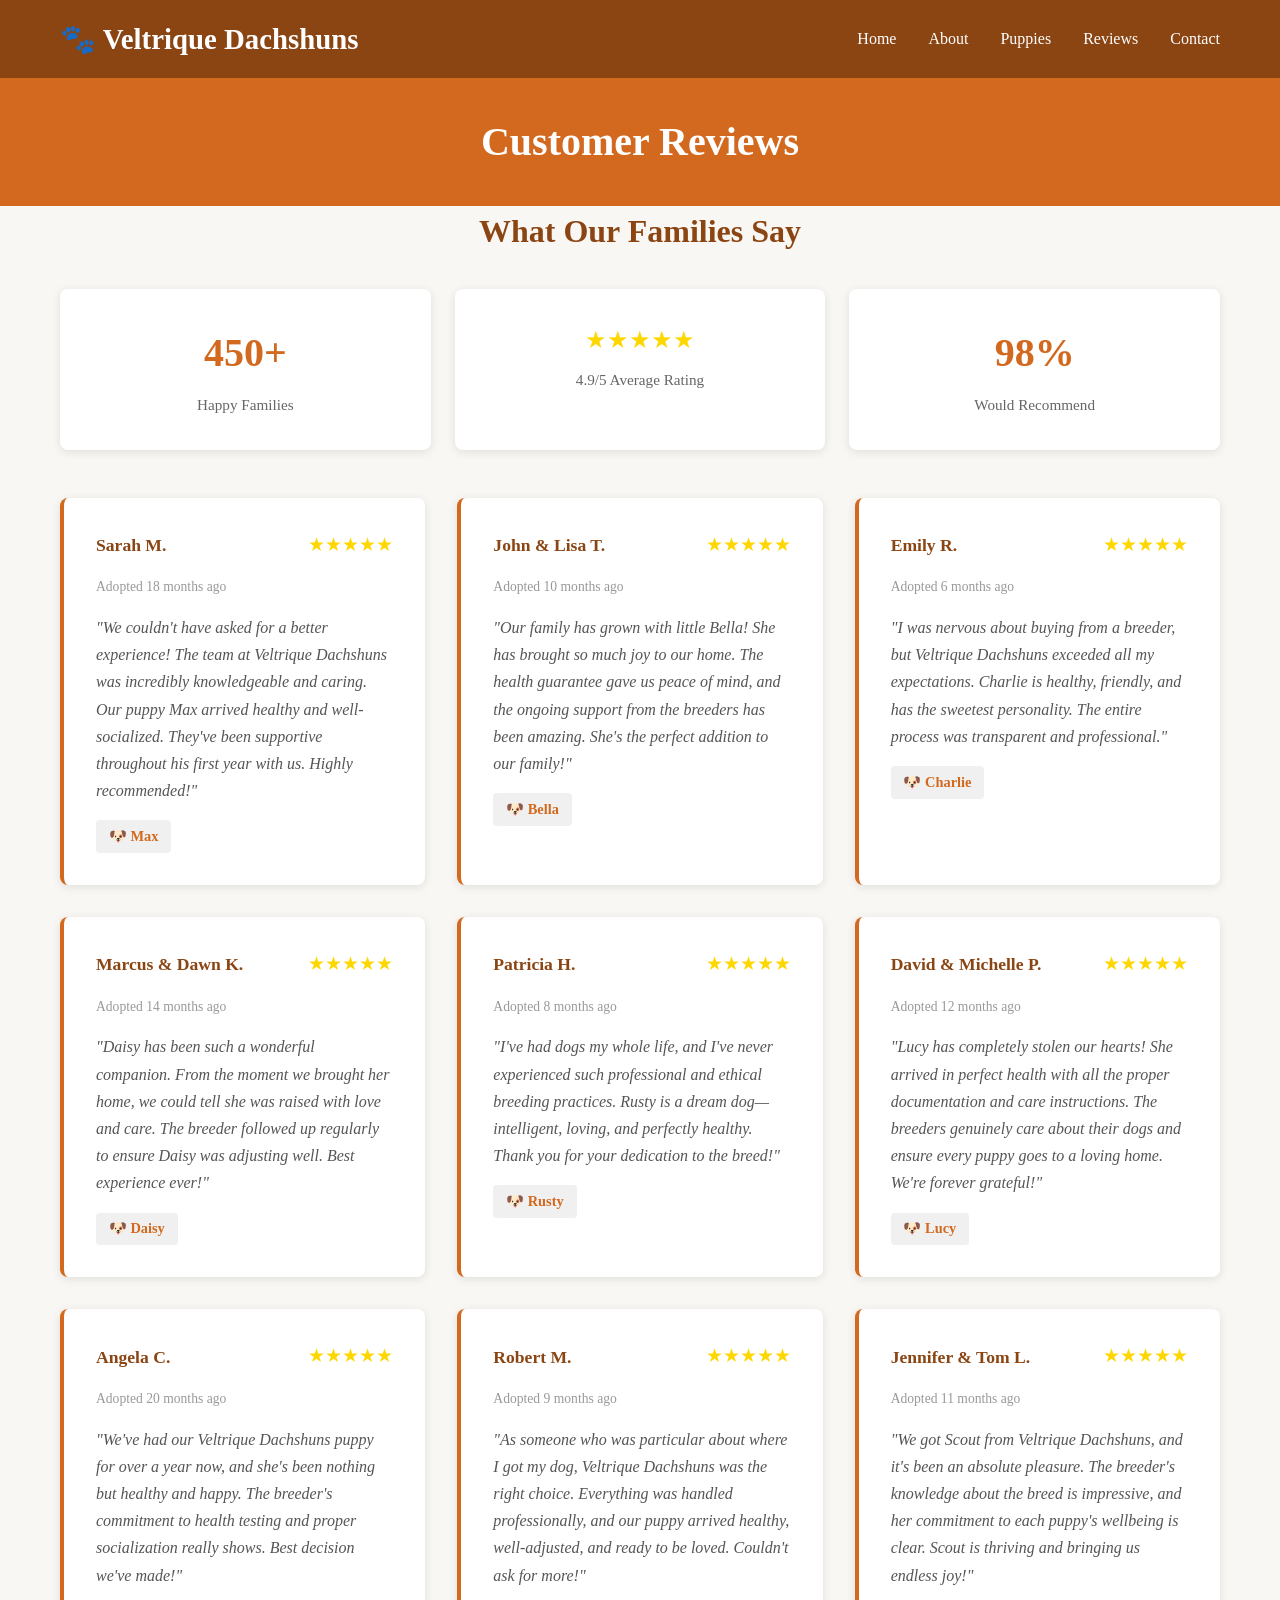
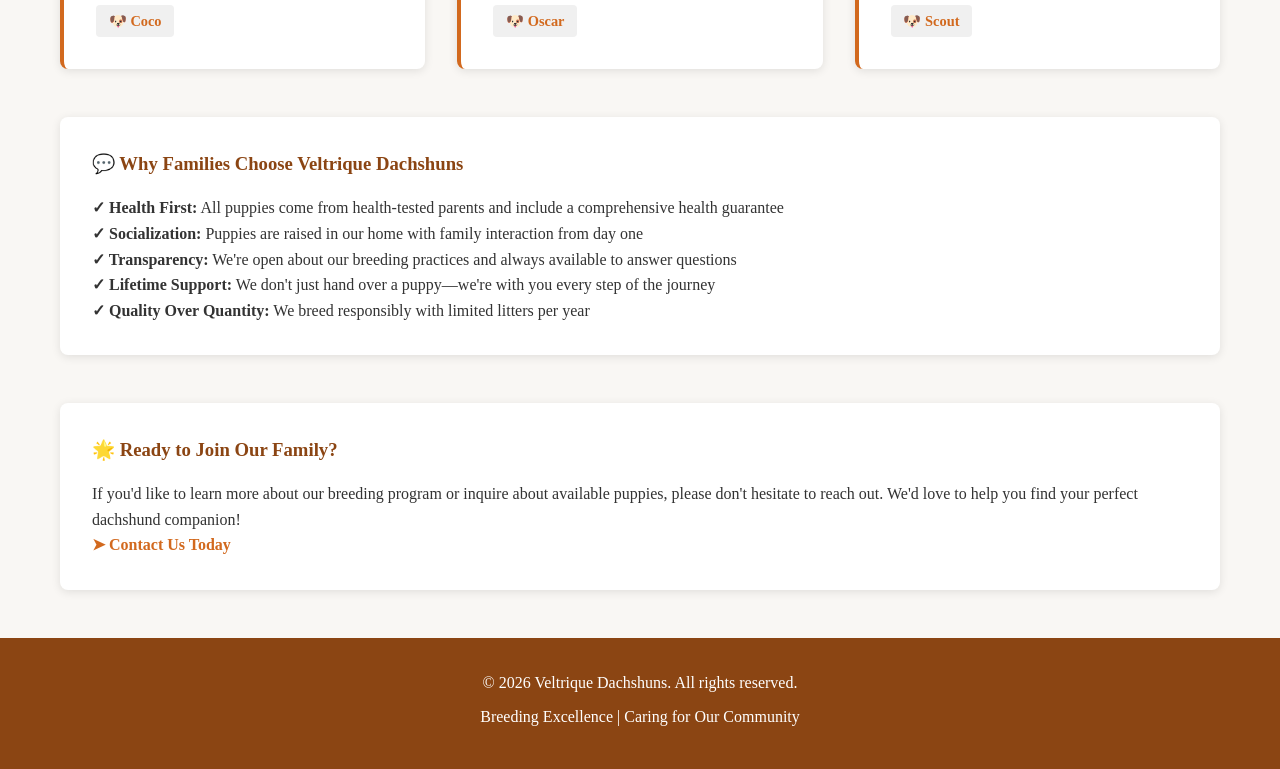
<file: reviews.html>
<!DOCTYPE html>
<html lang="en">
<head>
    <meta charset="UTF-8">
    <meta name="viewport" content="width=device-width, initial-scale=1.0">
    <title>Reviews - Veltrique Dachshuns</title>
    <style>
        * {
            margin: 0;
            padding: 0;
            box-sizing: border-box;
        }
        
        body {
            font-family: 'Georgia', serif;
            line-height: 1.6;
            color: #333;
            background-color: #f9f7f4;
        }
        
        header {
            background-color: #8b4513;
            color: white;
            padding: 1rem 0;
            box-shadow: 0 2px 5px rgba(0,0,0,0.1);
        }
        
        .header-container {
            max-width: 1200px;
            margin: 0 auto;
            padding: 0 20px;
            display: flex;
            justify-content: space-between;
            align-items: center;
        }
        
        .logo {
            font-size: 1.8rem;
            font-weight: bold;
        }
        
        nav ul {
            display: flex;
            list-style: none;
            gap: 2rem;
        }
        
        nav a {
            color: white;
            text-decoration: none;
            transition: color 0.3s;
        }
        
        nav a:hover {
            color: #ffd700;
        }
        
        .container {
            max-width: 1200px;
            margin: 0 auto;
            padding: 0 20px;
        }
        
        .page-title {
            background-color: #d2691e;
            color: white;
            padding: 2rem 0;
            text-align: center;
        }
        
        .page-title h1 {
            font-size: 2.5rem;
        }
        
        main {
            padding: 3rem 0;
        }
        
        .section {
            margin-bottom: 3rem;
        }
        
        .section h2 {
            color: #8b4513;
            font-size: 2rem;
            margin-bottom: 2rem;
            text-align: center;
        }
        
        .stats {
            display: grid;
            grid-template-columns: repeat(auto-fit, minmax(200px, 1fr));
            gap: 1.5rem;
            margin-bottom: 3rem;
            text-align: center;
        }
        
        .stat-box {
            background: white;
            padding: 2rem;
            border-radius: 8px;
            box-shadow: 0 2px 10px rgba(0,0,0,0.1);
        }
        
        .stat-number {
            font-size: 2.5rem;
            color: #d2691e;
            font-weight: bold;
            margin-bottom: 0.5rem;
        }
        
        .stat-label {
            color: #666;
            font-size: 0.95rem;
        }
        
        .stars {
            color: #ffd700;
            font-size: 1.5rem;
            margin-bottom: 0.5rem;
        }
        
        .reviews-grid {
            display: grid;
            grid-template-columns: repeat(auto-fit, minmax(300px, 1fr));
            gap: 2rem;
        }
        
        .review-card {
            background: white;
            padding: 2rem;
            border-radius: 8px;
            box-shadow: 0 2px 10px rgba(0,0,0,0.1);
            border-left: 4px solid #d2691e;
        }
        
        .review-header {
            display: flex;
            justify-content: space-between;
            align-items: center;
            margin-bottom: 1rem;
        }
        
        .reviewer-name {
            font-weight: bold;
            color: #8b4513;
            font-size: 1.1rem;
        }
        
        .review-rating {
            color: #ffd700;
            font-size: 1.2rem;
        }
        
        .review-date {
            font-size: 0.85rem;
            color: #999;
            margin-bottom: 1rem;
        }
        
        .review-text {
            color: #555;
            line-height: 1.7;
            font-style: italic;
            margin-bottom: 1rem;
        }
        
        .puppy-name {
            color: #d2691e;
            font-weight: bold;
            display: inline-block;
            background-color: #f0f0f0;
            padding: 0.3rem 0.8rem;
            border-radius: 4px;
            font-size: 0.9rem;
        }
        
        .info-box {
            background: white;
            padding: 2rem;
            border-radius: 8px;
            box-shadow: 0 2px 10px rgba(0,0,0,0.1);
            margin-bottom: 2rem;
        }
        
        .info-box h3 {
            color: #8b4513;
            margin-bottom: 1rem;
        }
        
        footer {
            background-color: #8b4513;
            color: white;
            text-align: center;
            padding: 2rem 0;
            margin-top: 3rem;
        }
        
        footer p {
            margin-bottom: 0.5rem;
        }
    </style>
</head>
<body>
    <header>
        <div class="header-container">
            <div class="logo">🐾 Veltrique Dachshuns</div>
            <nav>
                <ul>
                    <li><a href="index.html">Home</a></li>
                    <li><a href="about.html">About</a></li>
                    <li><a href="puppies.html">Puppies</a></li>
                    <li><a href="reviews.html">Reviews</a></li>
                    <li><a href="contact.html">Contact</a></li>
                </ul>
            </nav>
        </div>
    </header>

    <section class="page-title">
        <div class="container">
            <h1>Customer Reviews</h1>
        </div>
    </section>

    <main class="container">
        <section class="section">
            <h2>What Our Families Say</h2>
            <div class="stats">
                <div class="stat-box">
                    <div class="stat-number">450+</div>
                    <div class="stat-label">Happy Families</div>
                </div>
                <div class="stat-box">
                    <div class="stars">★★★★★</div>
                    <div class="stat-label">4.9/5 Average Rating</div>
                </div>
                <div class="stat-box">
                    <div class="stat-number">98%</div>
                    <div class="stat-label">Would Recommend</div>
                </div>
            </div>
        </section>

        <section class="section">
            <div class="reviews-grid">
                <div class="review-card">
                    <div class="review-header">
                        <span class="reviewer-name">Sarah M.</span>
                        <span class="review-rating">★★★★★</span>
                    </div>
                    <div class="review-date">Adopted 18 months ago</div>
                    <div class="review-text">
                        "We couldn't have asked for a better experience! The team at Veltrique Dachshuns was incredibly knowledgeable and caring. Our puppy Max arrived healthy and well-socialized. They've been supportive throughout his first year with us. Highly recommended!"
                    </div>
                    <div><span class="puppy-name">🐶 Max</span></div>
                </div>

                <div class="review-card">
                    <div class="review-header">
                        <span class="reviewer-name">John & Lisa T.</span>
                        <span class="review-rating">★★★★★</span>
                    </div>
                    <div class="review-date">Adopted 10 months ago</div>
                    <div class="review-text">
                        "Our family has grown with little Bella! She has brought so much joy to our home. The health guarantee gave us peace of mind, and the ongoing support from the breeders has been amazing. She's the perfect addition to our family!"
                    </div>
                    <div><span class="puppy-name">🐶 Bella</span></div>
                </div>

                <div class="review-card">
                    <div class="review-header">
                        <span class="reviewer-name">Emily R.</span>
                        <span class="review-rating">★★★★★</span>
                    </div>
                    <div class="review-date">Adopted 6 months ago</div>
                    <div class="review-text">
                        "I was nervous about buying from a breeder, but Veltrique Dachshuns exceeded all my expectations. Charlie is healthy, friendly, and has the sweetest personality. The entire process was transparent and professional."
                    </div>
                    <div><span class="puppy-name">🐶 Charlie</span></div>
                </div>

                <div class="review-card">
                    <div class="review-header">
                        <span class="reviewer-name">Marcus & Dawn K.</span>
                        <span class="review-rating">★★★★★</span>
                    </div>
                    <div class="review-date">Adopted 14 months ago</div>
                    <div class="review-text">
                        "Daisy has been such a wonderful companion. From the moment we brought her home, we could tell she was raised with love and care. The breeder followed up regularly to ensure Daisy was adjusting well. Best experience ever!"
                    </div>
                    <div><span class="puppy-name">🐶 Daisy</span></div>
                </div>

                <div class="review-card">
                    <div class="review-header">
                        <span class="reviewer-name">Patricia H.</span>
                        <span class="review-rating">★★★★★</span>
                    </div>
                    <div class="review-date">Adopted 8 months ago</div>
                    <div class="review-text">
                        "I've had dogs my whole life, and I've never experienced such professional and ethical breeding practices. Rusty is a dream dog—intelligent, loving, and perfectly healthy. Thank you for your dedication to the breed!"
                    </div>
                    <div><span class="puppy-name">🐶 Rusty</span></div>
                </div>

                <div class="review-card">
                    <div class="review-header">
                        <span class="reviewer-name">David & Michelle P.</span>
                        <span class="review-rating">★★★★★</span>
                    </div>
                    <div class="review-date">Adopted 12 months ago</div>
                    <div class="review-text">
                        "Lucy has completely stolen our hearts! She arrived in perfect health with all the proper documentation and care instructions. The breeders genuinely care about their dogs and ensure every puppy goes to a loving home. We're forever grateful!"
                    </div>
                    <div><span class="puppy-name">🐶 Lucy</span></div>
                </div>

                <div class="review-card">
                    <div class="review-header">
                        <span class="reviewer-name">Angela C.</span>
                        <span class="review-rating">★★★★★</span>
                    </div>
                    <div class="review-date">Adopted 20 months ago</div>
                    <div class="review-text">
                        "We've had our Veltrique Dachshuns puppy for over a year now, and she's been nothing but healthy and happy. The breeder's commitment to health testing and proper socialization really shows. Best decision we've made!"
                    </div>
                    <div><span class="puppy-name">🐶 Coco</span></div>
                </div>

                <div class="review-card">
                    <div class="review-header">
                        <span class="reviewer-name">Robert M.</span>
                        <span class="review-rating">★★★★★</span>
                    </div>
                    <div class="review-date">Adopted 9 months ago</div>
                    <div class="review-text">
                        "As someone who was particular about where I got my dog, Veltrique Dachshuns was the right choice. Everything was handled professionally, and our puppy arrived healthy, well-adjusted, and ready to be loved. Couldn't ask for more!"
                    </div>
                    <div><span class="puppy-name">🐶 Oscar</span></div>
                </div>

                <div class="review-card">
                    <div class="review-header">
                        <span class="reviewer-name">Jennifer & Tom L.</span>
                        <span class="review-rating">★★★★★</span>
                    </div>
                    <div class="review-date">Adopted 11 months ago</div>
                    <div class="review-text">
                        "We got Scout from Veltrique Dachshuns, and it's been an absolute pleasure. The breeder's knowledge about the breed is impressive, and her commitment to each puppy's wellbeing is clear. Scout is thriving and bringing us endless joy!"
                    </div>
                    <div><span class="puppy-name">🐶 Scout</span></div>
                </div>
            </div>
        </section>

        <section class="section">
            <div class="info-box">
                <h3>💬 Why Families Choose Veltrique Dachshuns</h3>
                <p><strong>✓ Health First:</strong> All puppies come from health-tested parents and include a comprehensive health guarantee</p>
                <p><strong>✓ Socialization:</strong> Puppies are raised in our home with family interaction from day one</p>
                <p><strong>✓ Transparency:</strong> We're open about our breeding practices and always available to answer questions</p>
                <p><strong>✓ Lifetime Support:</strong> We don't just hand over a puppy—we're with you every step of the journey</p>
                <p><strong>✓ Quality Over Quantity:</strong> We breed responsibly with limited litters per year</p>
            </div>
        </section>

        <section class="section">
            <div class="info-box">
                <h3>🌟 Ready to Join Our Family?</h3>
                <p>If you'd like to learn more about our breeding program or inquire about available puppies, please don't hesitate to reach out. We'd love to help you find your perfect dachshund companion!</p>
                <p><a href="contact.html" style="color: #d2691e; font-weight: bold; text-decoration: none;">➤ Contact Us Today</a></p>
            </div>
        </section>
    </main>

    <footer>
        <p>&copy; 2026 Veltrique Dachshuns. All rights reserved.</p>
        <p>Breeding Excellence | Caring for Our Community</p>
    </footer>
</body>
</html>
</file>
